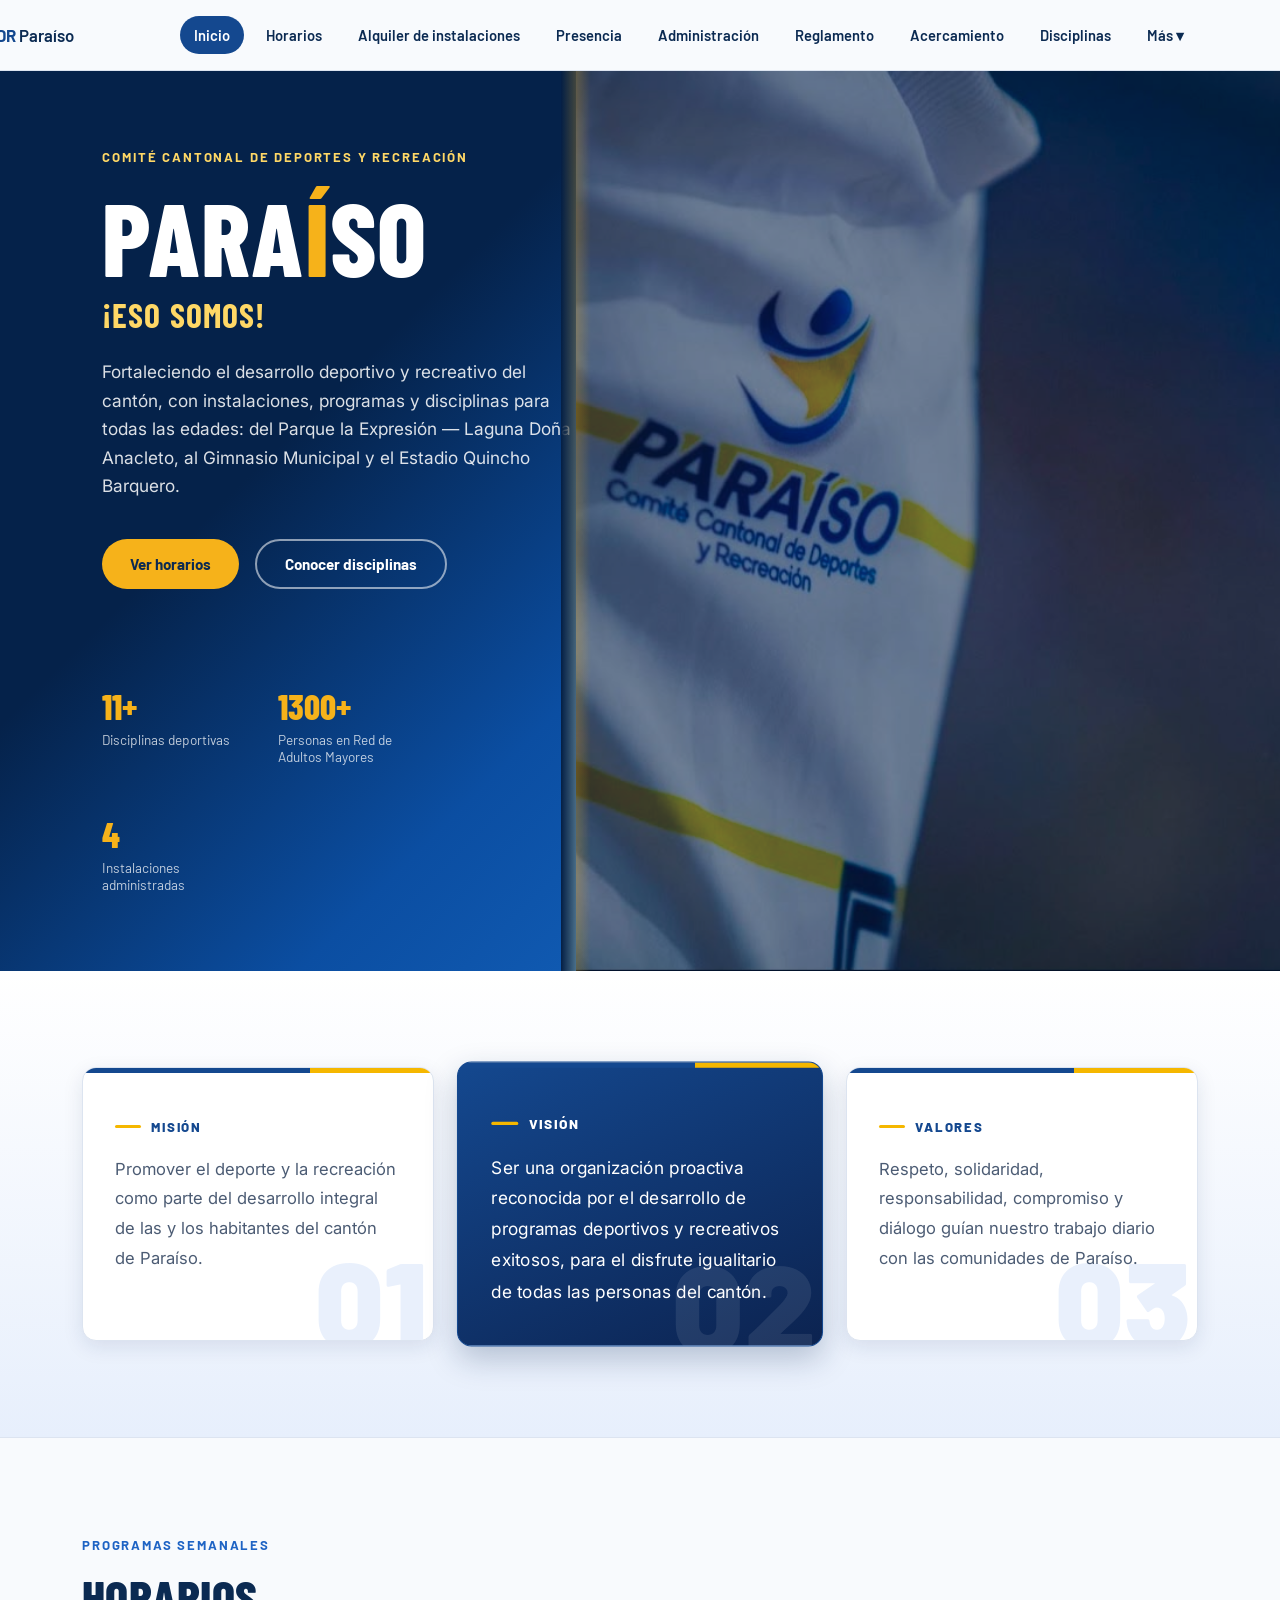
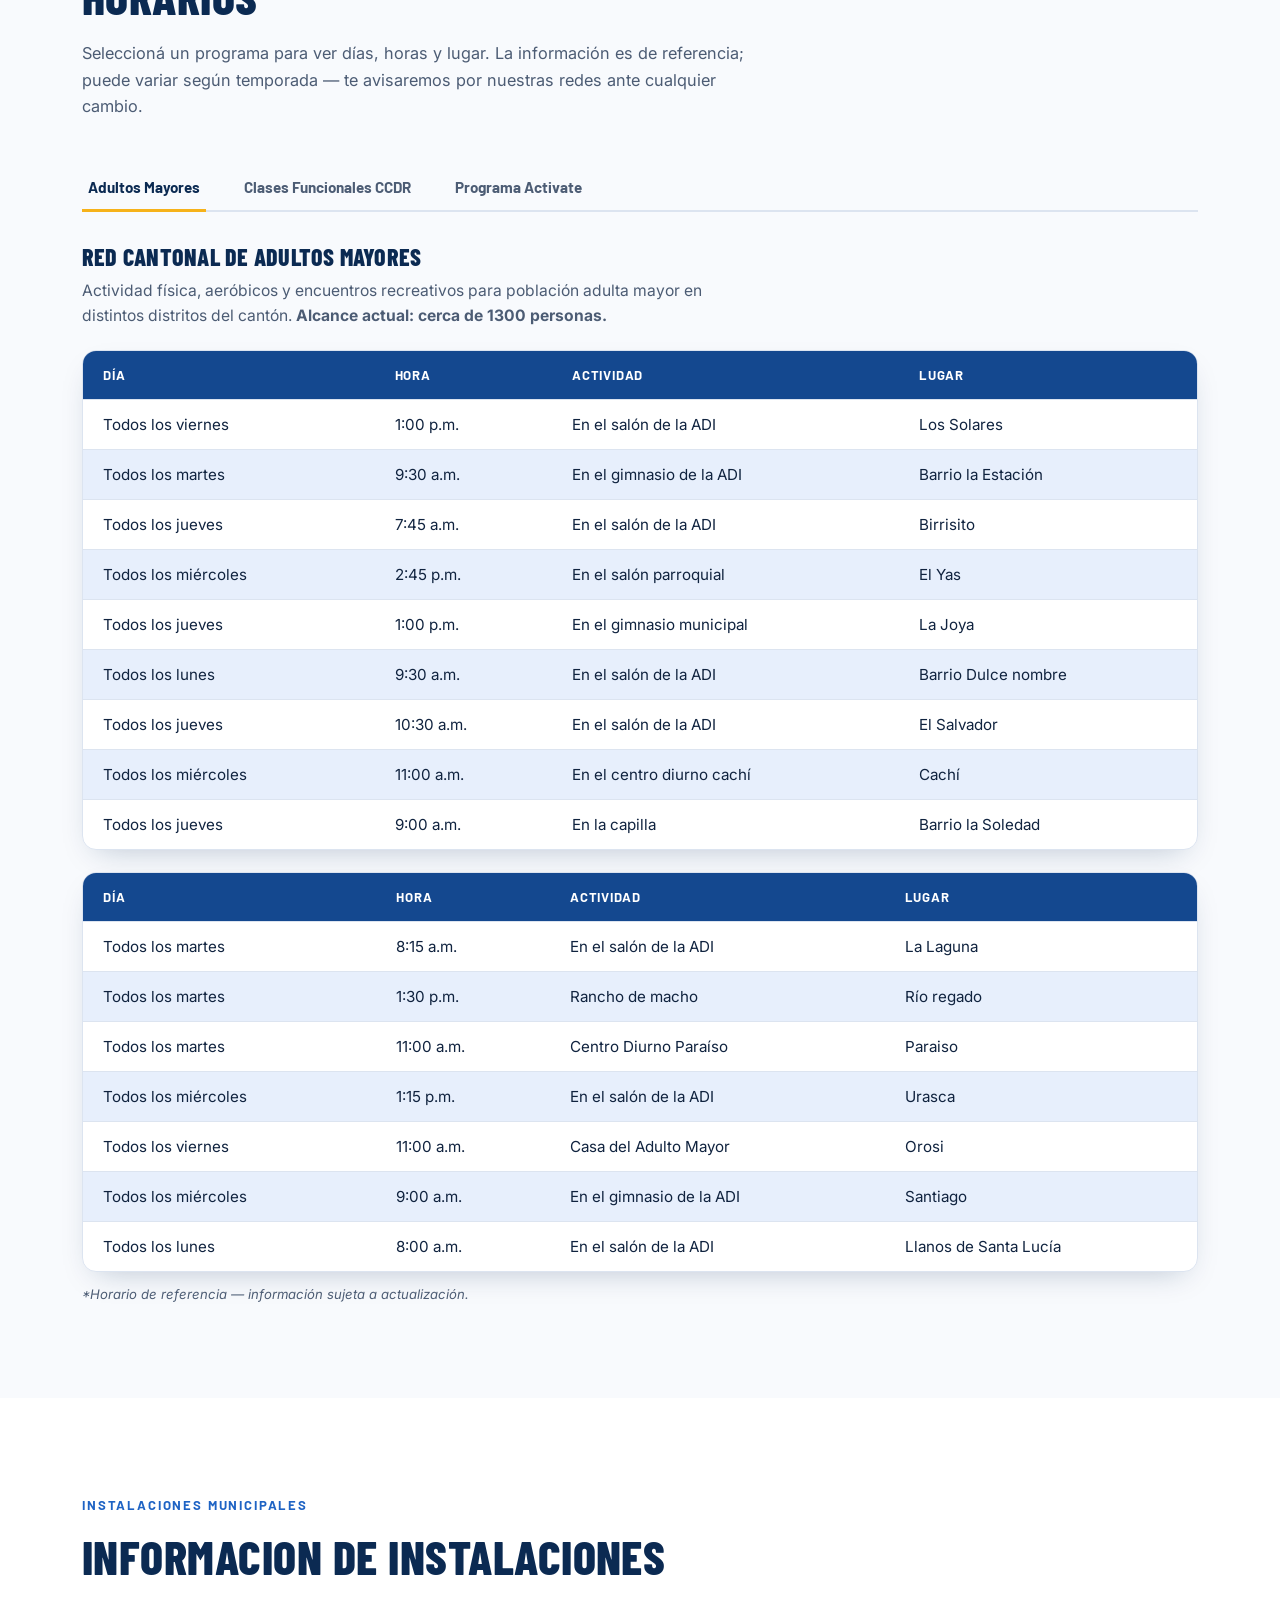
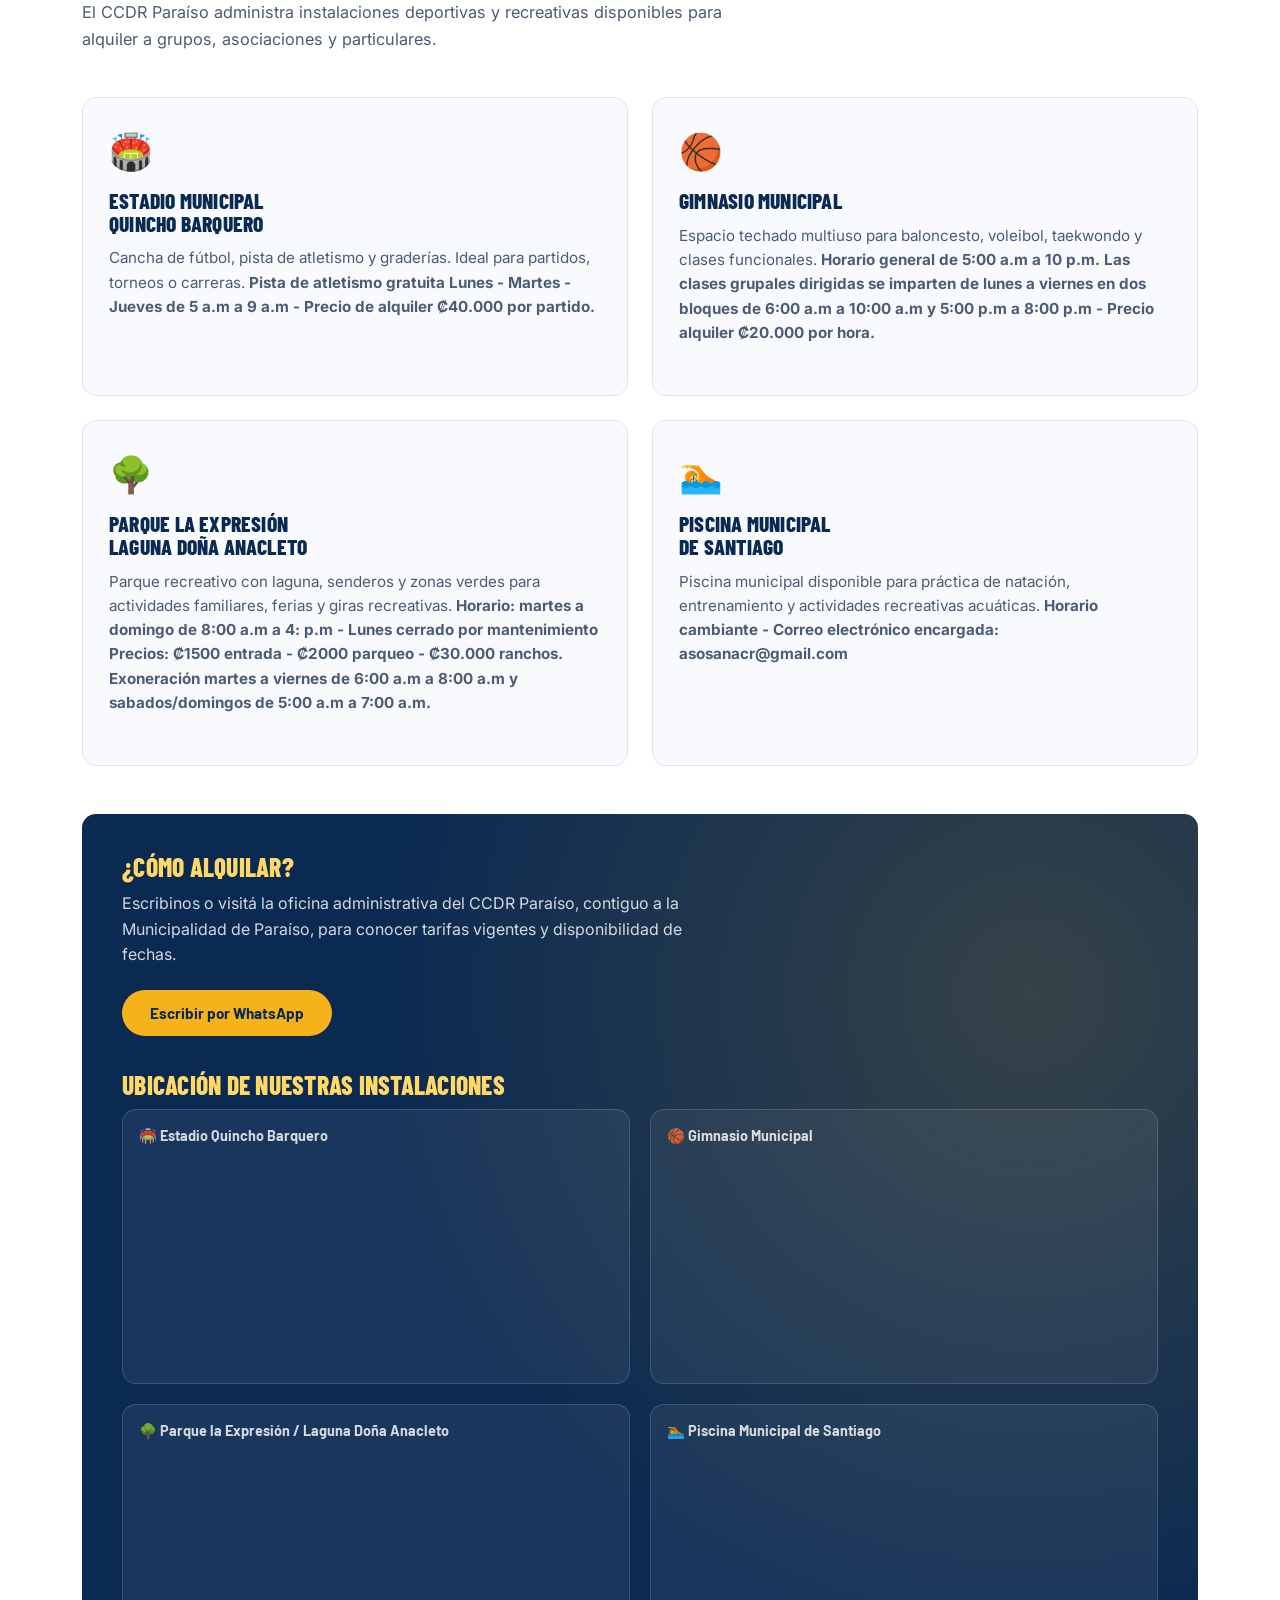
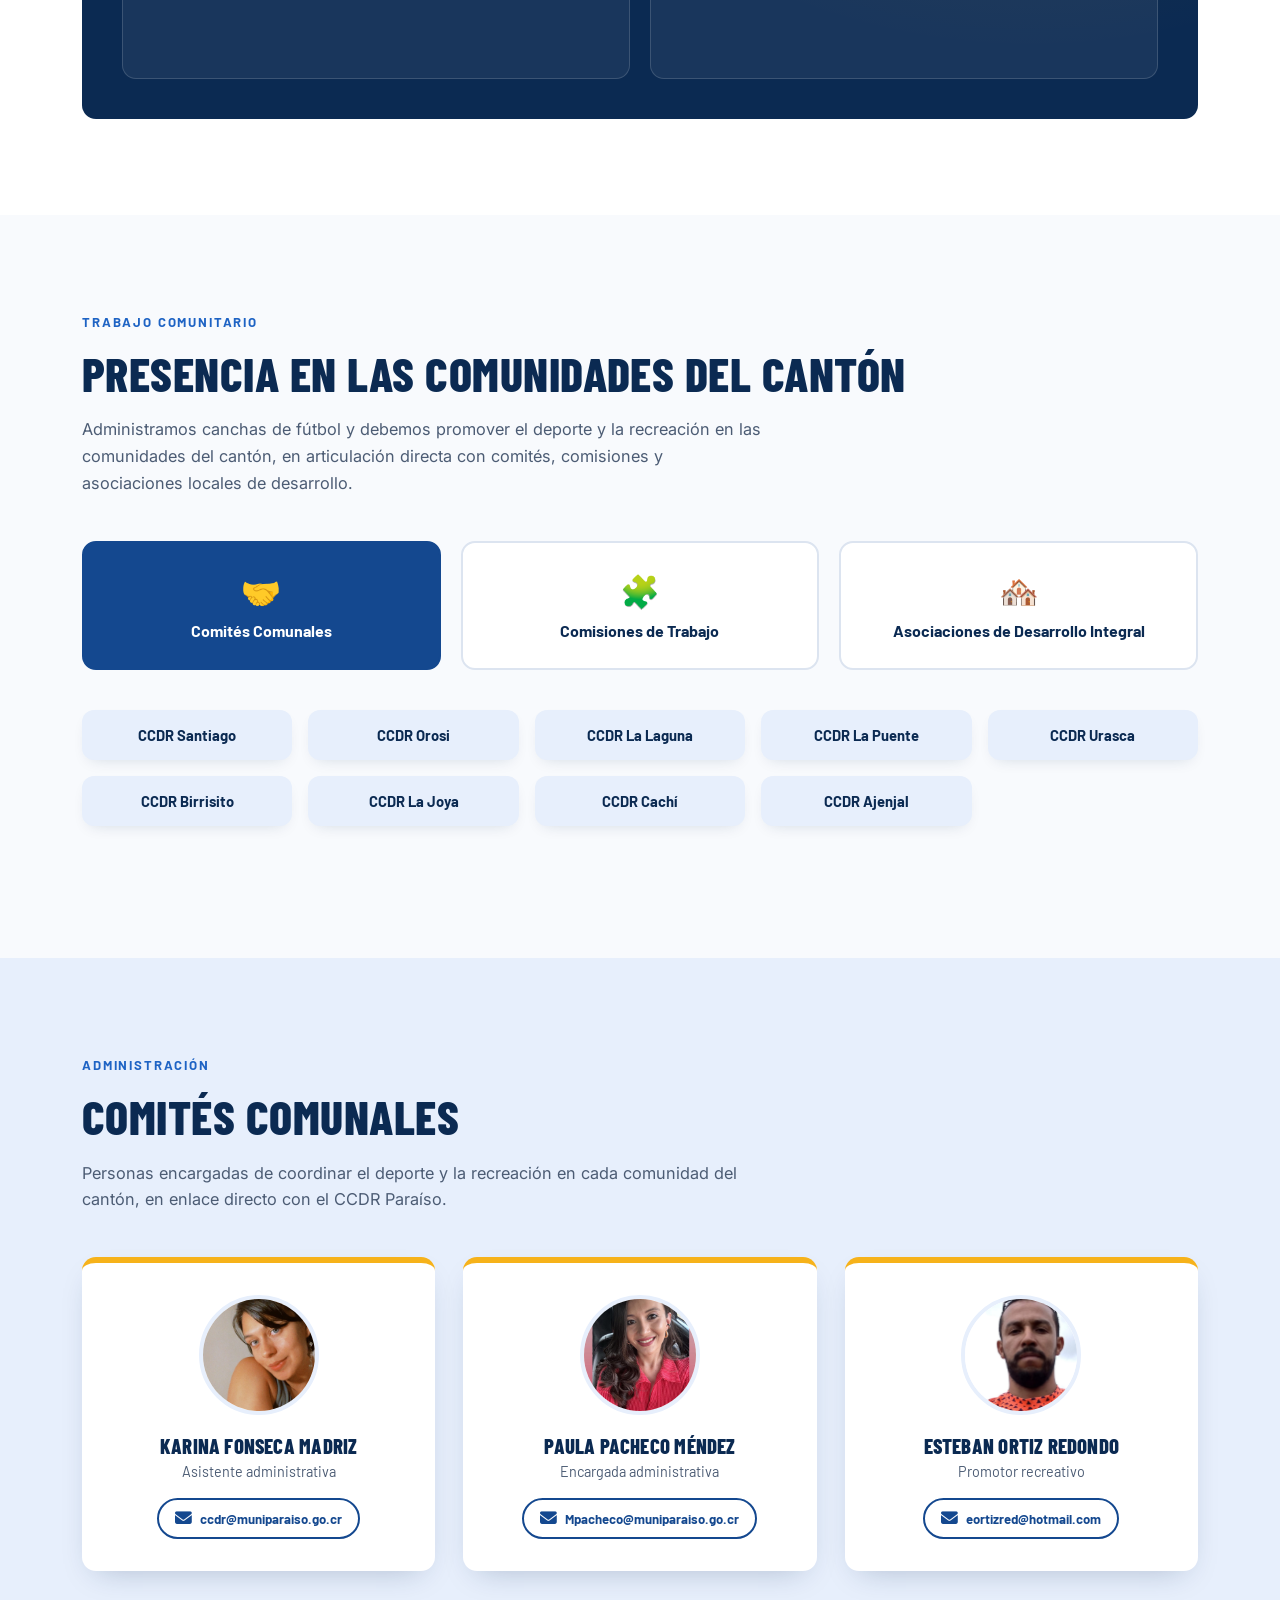
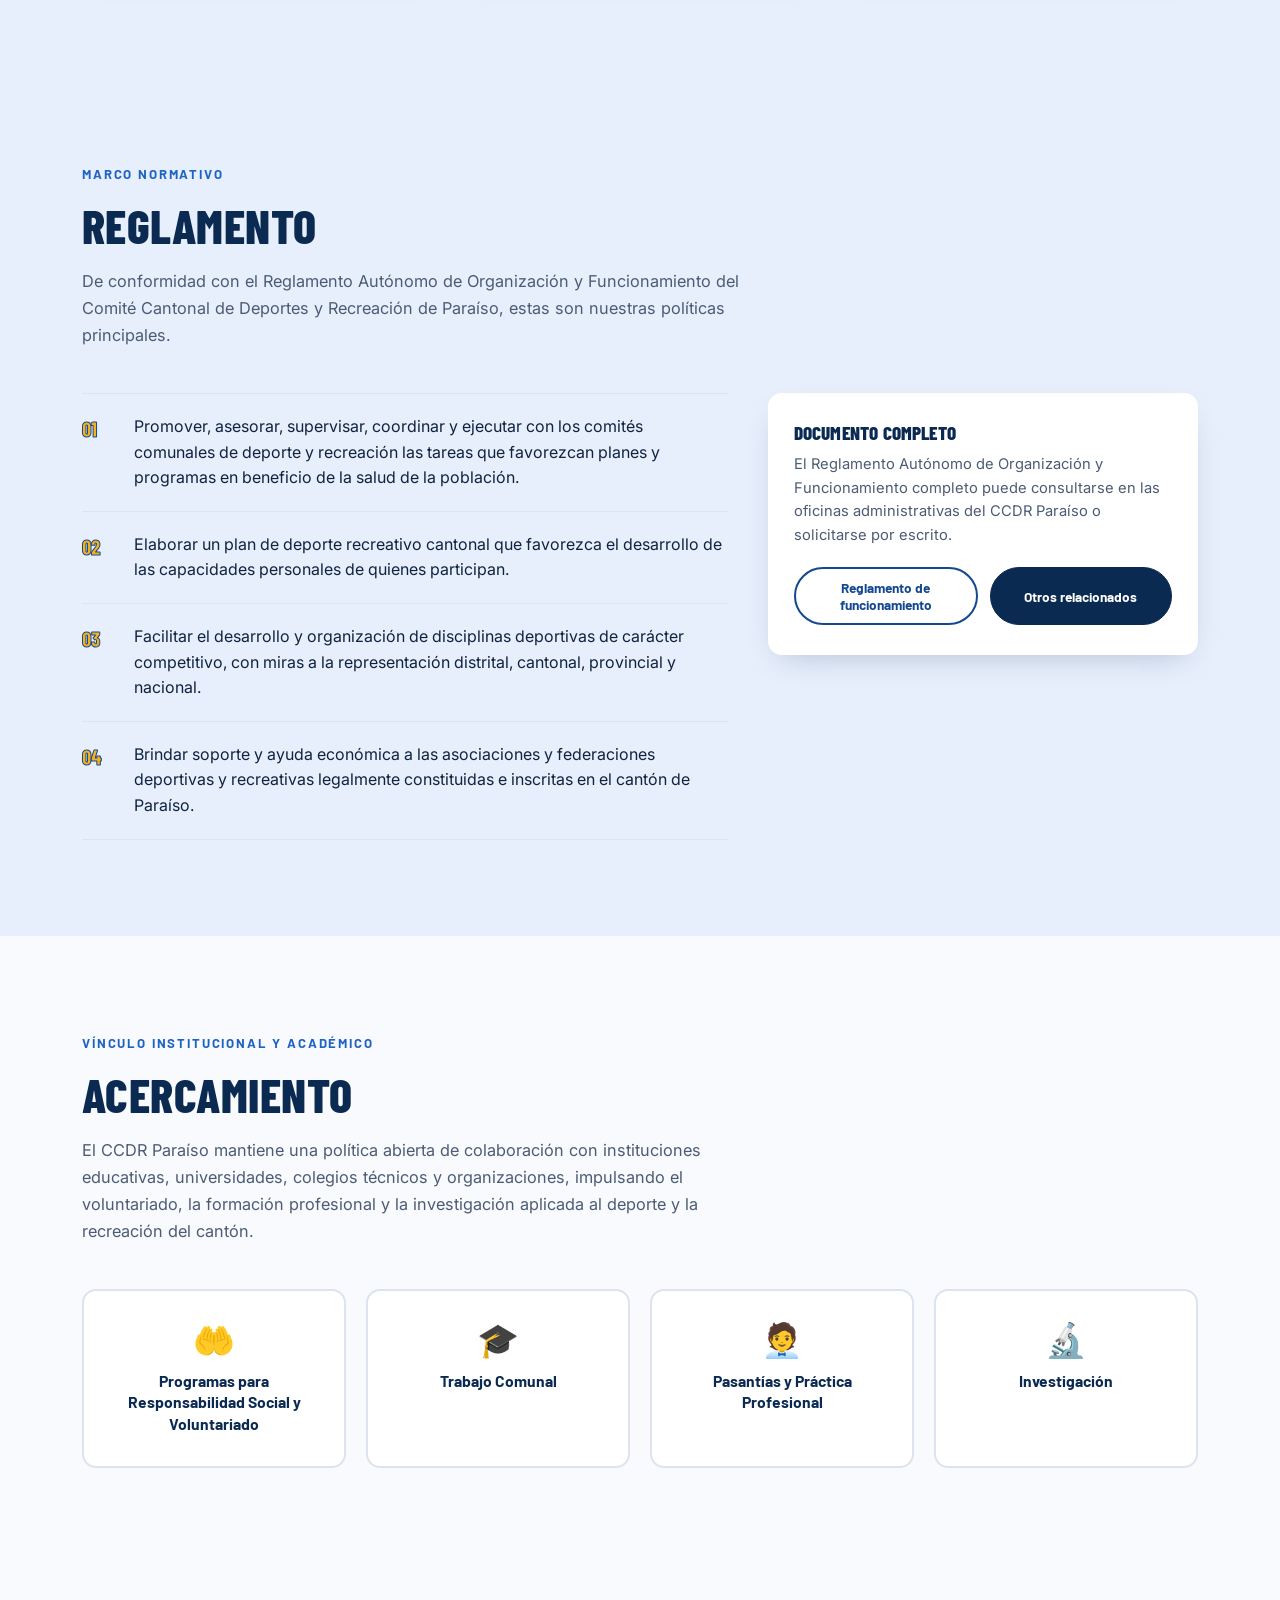
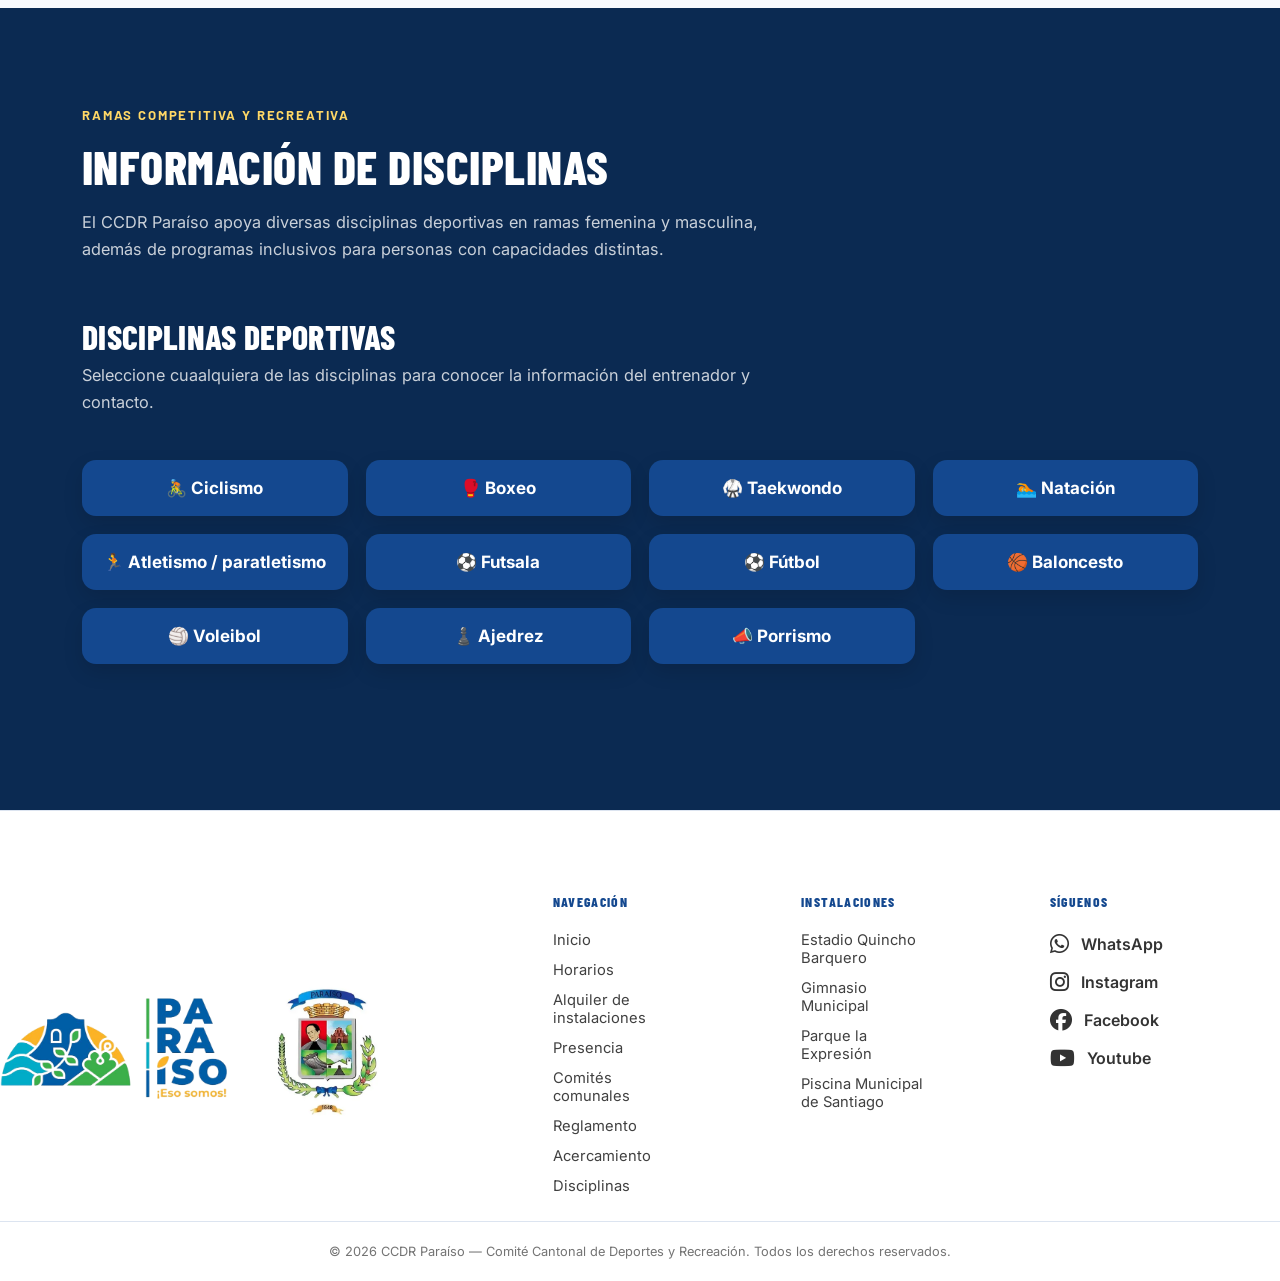
<file: index.html>
<!DOCTYPE html>
<html lang="es">
<head>
<meta charset="UTF-8">
<meta name="viewport" content="width=device-width, initial-scale=1.0">
<title>CCDR Paraíso — Comité Cantonal de Deportes y Recreación</title>
<meta name="description" content="Comité Cantonal de Deportes y Recreación de Paraíso. Horarios, disciplinas, alquiler de instalaciones y reglamento.">
<link rel="icon" href="./Img/Logos/Logo Paraiso.webp">
<link rel="preconnect" href="https://fonts.googleapis.com">
<link rel="preconnect" href="https://fonts.gstatic.com" crossorigin>
<link href="https://fonts.googleapis.com/css2?family=Barlow+Condensed:wght@600;700;800&family=Inter:wght@400;500;600;700&family=Barlow:wght@500;600;700&display=swap" rel="stylesheet">
<link rel="stylesheet" href="https://cdnjs.cloudflare.com/ajax/libs/font-awesome/6.5.1/css/all.min.css">
<link rel="stylesheet" href="./Inicio.css">
<link rel="stylesheet"
href="https://cdnjs.cloudflare.com/ajax/libs/font-awesome/6.7.2/css/all.min.css">

</head>
<body>
<!-- ================= LANE-LINE PROGRESS BAR ================= -->
<div class="scroll-progress" id="scrollProgress"></div>
<!-- ================= NAV ================= -->
<header class="site-header" id="siteHeader">
<div class="header-inner">
<a href="#inicio" class="brand">
<img src="./Img/Logos/Logo Paraiso.webp" alt="Logo CCDR Paraíso" class="brand-logo">
<span class="brand-text">
<strong>CCDR</strong> Paraíso
</span>
</a>
<nav class="main-nav" aria-label="Navegación principal">
<a href="#inicio">Inicio</a>
<a href="#horarios">Horarios</a>
<a href="#alquiler">Alquiler de instalaciones</a>
<a href="#presencia">Presencia</a>
<a href="#comites">Administración</a>
<a href="#reglamento">Reglamento</a>
<a href="#acercamiento">Acercamiento</a>
<a href="#disciplinas">Disciplinas</a>
<div class="dropdown">
  <a href="#">Más ▾</a>

  <div class="dropdown-menu">
  <a href="https://www.sicop.go.cr/app/" target="_blank">SICOP</a>
  <a href="https://drive.google.com/drive/folders/1I4lIc_lv8RED8OwUOmOfnehUJELwdpIT?usp=sharing" target="_blank">Actas CCDR Paraíso</a>
  <a href="https://www.youtube.com/@Para%C3%ADsoCCDR" target="_blank">Transmisiones en vivo</a>
</div>
</div>
</div>
</nav>
<button class="nav-toggle" id="navToggle" aria-label="Abrir menú" aria-expanded="false" aria-controls="mobileNav">
<span></span><span></span><span></span>
</button>
</div>
<nav class="mobile-nav" id="mobileNav" aria-label="Navegación móvil" hidden>
<a href="#inicio">Inicio</a>
<a href="#horarios">Horarios</a>
<a href="#alquiler">Alquiler de instalaciones</a>
<a href="#presencia">Presencia</a>
<a href="#comites">Administración</a>
<a href="#reglamento">Reglamento</a>
<a href="#acercamiento">Acercamiento</a>
<a href="#disciplinas">Disciplinas</a>
<a href="https://www.sicop.go.cr/app/" target="_blank">SICOP</a>
<a href="https://drive.google.com/drive/folders/1I4lIc_lv8RED8OwUOmOfnehUJELwdpIT?usp=sharing" target="_blank">Actas CCDR Paraíso</a>
<a href="https://www.youtube.com/@Para%C3%ADsoCCDR" target="_blank">Transmisiones en vivo</a>
</nav>
</header>
<main>
<!-- ================= HERO / INICIO ================= -->
<section id="inicio" class="hero">

  <div class="slider">
    <img src="./Img/imagen 1.jpg" class="slide active">
    <img src="./Img/imagen 2.jpg" class="slide">
    <img src="./Img/imagen 3.jpg" class="slide">
    <img src="./Img/imagen 4.jpg" class="slide">
    <img src="./Img/imagen 5.jpg" class="slide">
    <img src="./Img/imagen 6.jpg" class="slide">
    

  </div>
  <div class="hero-divider"></div>

  <div class="hero-inner">
   <p class="eyebrow">Comité Cantonal de Deportes y Recreación</p>
<h1 class="hero-title">PARA<span class="hero-accent">Í</span>SO<br><span class="hero-sub">¡Eso somos!</span></h1>
<p class="hero-lede">Fortaleciendo el desarrollo deportivo y recreativo del cantón, con instalaciones,
     programas y disciplinas para todas las edades: del Parque la Expresión — Laguna Doña Anacleto,
     al Gimnasio Municipal y el Estadio Quincho Barquero.</p>
<div class="hero-actions">
<a href="#horarios" class="btn btn-primary">Ver horarios</a>
<a href="#disciplinas" class="btn btn-outline">Conocer disciplinas</a>
</div>
<div class="hero-stats">
<div class="stat">
<span class="stat-num">11+</span>
<span class="stat-label">Disciplinas deportivas</span>
</div>
<div class="stat">
<span class="stat-num">1300+</span>
<span class="stat-label">Personas en Red de Adultos Mayores</span>
</div>
<div class="stat">
<span class="stat-num">4</span>
<span class="stat-label">Instalaciones administradas</span>
</div>
  </div>

</section>
<!-- ================= INTRO / MISIÓN VISIÓN ================= -->
<section class="intro-band">
<div class="section-inner intro-grid">
<div class="intro-card">
<span class="tag">Misión</span>
<p>Promover el deporte y la recreación como parte del desarrollo integral de las y los habitantes
       del cantón de Paraíso.</p>
</div>
<div class="intro-card">
<span class="tag">Visión</span>
<p>Ser una organización proactiva reconocida por el desarrollo de programas deportivos y
       recreativos exitosos, para el disfrute igualitario de todas las personas del cantón.</p>
</div>
<div class="intro-card">
<span class="tag">Valores</span>
<p>Respeto, solidaridad, responsabilidad, compromiso y diálogo guían nuestro trabajo diario
       con las comunidades de Paraíso.</p>
</div>
</div>
</section>
<!-- ================= HORARIOS ================= -->
<section id="horarios" class="section horarios-section">
<div class="section-inner">
<p class="eyebrow eyebrow-dark">Programas semanales</p>
<h2 class="section-title">Horarios</h2>
<p class="section-lede">Seleccioná un programa para ver días, horas y lugar. La información es de
     referencia; puede variar según temporada — te avisaremos por nuestras redes ante cualquier cambio.</p>
<div class="tabs" role="tablist" aria-label="Programas de horarios">
<button class="tab-btn is-active" role="tab" aria-selected="true" data-tab="adultos">Adultos Mayores</button>
<button class="tab-btn" role="tab" aria-selected="false" data-tab="funcionales">Clases Funcionales CCDR</button>
<button class="tab-btn" role="tab" aria-selected="false" data-tab="activate">Programa Activate</button>
</div>
<div class="tab-panels">
<!-- Adultos Mayores -->
<div class="tab-panel is-active" id="panel-adultos" role="tabpanel">
<div class="panel-head">
<h3>Red Cantonal de Adultos Mayores</h3>
<p>Actividad física, aeróbicos y encuentros recreativos para población adulta mayor en distintos
           distritos del cantón. <strong>Alcance actual: cerca de 1300 personas.</strong></p>
</div>
<div class="table-wrap">
<table class="schedule-table">
<thead>
<tr><th>Día</th><th>Hora</th><th>Actividad</th><th>Lugar</th></tr>
</thead>
<tbody>
<tr><td>Todos los viernes</td><td>1:00 p.m.</td><td>En el salón de la ADI</td><td>Los Solares</td></tr>
<tr><td>Todos los martes</td><td>9:30 a.m.</td><td>En el gimnasio de la ADI</td><td>Barrio la Estación</td></tr>
<tr><td>Todos los jueves</td><td>7:45 a.m.</td><td>En el salón de la ADI</td><td>Birrisito</td></tr>
<tr><td>Todos los miércoles</td><td>2:45 p.m.</td><td>En el salón parroquial</td><td>El Yas</td></tr>
<tr><td>Todos los jueves</td><td>1:00 p.m.</td><td>En el gimnasio municipal</td><td>La Joya</td></tr>
<tr><td>Todos los lunes</td><td>9:30 a.m.</td><td>En el salón de la ADI</td><td>Barrio Dulce nombre</td></tr>
<tr><td>Todos los jueves</td><td>10:30 a.m.</td><td>En el salón de la ADI</td><td>El Salvador</td></tr>
<tr><td>Todos los miércoles</td><td>11:00 a.m.</td><td>En el centro diurno cachí</td><td>Cachí</td></tr>
<tr><td>Todos los jueves</td><td>9:00 a.m.</td><td>En la capilla</td><td>Barrio la Soledad</td></tr>

</tbody>
</table>
</div>
</div>
<!-- Adultos Mayores 2 -->
<div class="tab-panel is-active" id="panel-adultos" role="tabpanel">
<div class="panel-head">
</div>
<div class="table-wrap">
<table class="schedule-table">
<thead>
<tr><th>Día</th><th>Hora</th><th>Actividad</th><th>Lugar</th></tr>
</thead>
<tbody>
<tr><td>Todos los martes</td><td>8:15 a.m.</td><td>En el salón de la ADI</td><td>La Laguna</td></tr>
<tr><td>Todos los martes</td><td>1:30 p.m.</td><td>Rancho de macho</td><td>Río regado</td></tr>
<tr><td>Todos los martes</td><td>11:00 a.m.</td><td>Centro Diurno Paraíso</td><td>Paraiso</td></tr>
<tr><td>Todos los miércoles</td><td>1:15 p.m.</td><td>En el salón de la ADI</td><td>Urasca</td></tr>
<tr><td>Todos los viernes</td><td>11:00 a.m.</td><td>Casa del Adulto Mayor</td><td>Orosi</td></tr>
<tr><td>Todos los miércoles</td><td>9:00 a.m.</td><td>En el gimnasio de la ADI</td><td>Santiago</td></tr>
<tr><td>Todos los lunes</td><td>8:00 a.m.</td><td>En el salón de la ADI</td><td>Llanos de Santa Lucía</td></tr>

</tbody>
</table>
</div>
<p class="panel-note">*Horario de referencia — información sujeta a actualización.</p>
</div>
<!-- Clases Funcionales -->
<div class="tab-panel" id="panel-funcionales" role="tabpanel" hidden>
<div class="panel-head">
<h3>Clases Funcionales CCDR Paraíso</h3>
<p>Entrenamiento funcional para población general, orientado al disfrute, goce y salud, sin fines
           competitivos.</p>
</div>
<div class="table-wrap">
<table class="schedule-table">
<thead>
<tr><th>Día</th><th>Hora</th><th>Actividad</th><th>Lugar</th></tr>
</thead>
<tbody>
<tr><td>Todos los jueves</td><td>5:00 p.m.</td><td>En el salón de la ADI</td><td>El Yas</td></tr>
<tr><td>Todos los martes</td><td>6:00 p.m.</td><td>En el gimnasio</td><td>La Estación</td></tr>
<tr><td>Todos los Jueves</td><td>6:00 p.m.</td><td>En el salón continuo a la escuela</td><td>La Alegría</td></tr>
<tr><td>Todos los martes</td><td>5:00 p.m.</td><td>En el salón de la ADI</td><td>La Laguna</td></tr>
<tr><td>Todos los martes</td><td>3:00 p.m.</td><td>Gimnasio de la Joya</td><td>La Joya</td></tr>
</tbody>
</table>
</div>
<p class="panel-note">*Horario de referencia — información sujeta a actualización.</p>
</div>
<!-- Programa Activate -->
<div class="tab-panel" id="panel-activate" role="tabpanel" hidden>
<div class="panel-head">
<h3>Programa "Activate" – ICODER</h3>
<p>Programa aprobado por el ICODER que permite al CCDR Paraíso atender las necesidades
           de la población en deporte, recreación y estilos de vida saludable.</p>
</div>
<div class="table-wrap">
<table class="schedule-table">
<thead>
<tr><th>Día</th><th>Hora</th><th>Actividad</th><th>Lugar</th></tr>
</thead>
<tbody>
<tr><td>Lunes - Miércoles - Viernes</td><td>4:45 p.m.</td><td>En el salón de la ADI</td><td>Birrisito</td></tr>
<tr><td>Lunes - Miércoles - Viernes</td><td>6:00 p.m.</td><td>En el salón de la ADI</td><td>Orosi</td></tr>
<tr><td>Lunes - Miércoles - Viernes</td><td>4:45 p.m</td><td>En el Gimnasio</td><td>Santiago</td></tr>
<tr><td>Lunes - Miércoles - Viernes</td><td>6:00 p.m</td><td>En el salón de Robles</td><td>Cachí</td></tr>
<tr><td>Lunes - Miércoles - Viernes</td><td>7:00 p.m</td><td>En el salón de la ADI</td><td>Río Regado</td></tr>
<tr><td>Lunes - Miércoles - Viernes</td><td>7:00 p.m</td><td>En el salón parroquial</td><td>La puente</td></tr>
<tr><td>Lunes - Miércoles - Viernes</td><td>7:00 a.m</td><td>Laguna Doña Ana (Lunes en el estadio)</td><td>Paraiso</td></tr>
<tr><td>Todos los martes</td><td>7:15 a.m.</td><td>En el salón de la ADI</td><td>La Laguna</td></tr>
</tbody>
</table>
</div>
<p class="panel-note">*Horario de referencia — información sujeta a actualización.</p>
</div>
</div>
</div>
</section>
<!-- ================= ALQUILER DE INSTALACIONES ================= -->
<section id="alquiler" class="section alquiler-section">
<div class="section-inner">
<p class="eyebrow eyebrow-dark">Instalaciones municipales</p>
<h2 class="section-title">Informacion de instalaciones</h2>
<p class="section-lede">El CCDR Paraíso administra instalaciones deportivas y recreativas
     disponibles para alquiler a grupos, asociaciones y particulares.</p>
<div class="facility-grid">
<article class="facility-card">
<div class="facility-icon" aria-hidden="true">🏟️</div>
<h3>Estadio Municipal<br>Quincho Barquero</h3>
<p>Cancha de fútbol, pista de atletismo y graderías. Ideal para partidos, torneos o carreras. <strong>Pista de atletismo gratuita Lunes - Martes - Jueves de 5 a.m a 9 a.m - Precio de alquiler ₡40.000 por partido.</strong> </p>
</article>
<article class="facility-card">
<div class="facility-icon" aria-hidden="true">🏀</div>
<h3>Gimnasio Municipal</h3>
<p>Espacio techado multiuso para baloncesto, voleibol, taekwondo y clases funcionales.
         <strong>Horario general de 5:00 a.m a 10 p.m. Las clases grupales dirigidas se imparten de lunes a viernes en dos bloques de 6:00 a.m a 10:00 a.m y 5:00 p.m a 8:00 p.m - Precio alquiler ₡20.000 por hora.</strong></p>
</article>
<article class="facility-card">
<div class="facility-icon" aria-hidden="true">🌳</div>
<h3>Parque la Expresión<br>Laguna Doña Anacleto</h3>
<p>Parque recreativo con laguna, senderos y zonas verdes para actividades familiares, ferias
         y giras recreativas. <strong>Horario: martes a domingo de 8:00 a.m a 4: p.m - Lunes cerrado por mantenimiento Precios: ₡1500 entrada -  ₡2000 parqueo -  ₡30.000 ranchos. Exoneración martes a viernes de 6:00 a.m a 8:00 a.m y sabados/domingos de 5:00 a.m a 7:00 a.m.  </strong></p>
</article>
<article class="facility-card">
<div class="facility-icon" aria-hidden="true">🏊</div>
<h3>Piscina Municipal<br>de Santiago</h3>
<p>Piscina municipal disponible para práctica de natación, entrenamiento y actividades
         recreativas acuáticas. <strong> Horario cambiante - Correo electrónico encargada: asosanacr@gmail.com</strong></p>
</article>
</div>
<div class="callout" id="contacto">
<h3>¿Cómo alquilar?</h3>
<p>Escribinos o visitá la oficina administrativa del CCDR Paraíso, contiguo a la Municipalidad
       de Paraíso, para conocer tarifas vigentes y disponibilidad de fechas.</p>
<div class="callout-actions">
<a href="https://wa.me/50683479720" target="_blank" rel="noopener" class="btn btn-primary">Escribir por WhatsApp</a>
</div>

<h3 class="mapa-title">Ubicación de nuestras instalaciones</h3>
<div class="mapa-grid">
<div class="mapa-item">
<p class="mapa-label">🏟️ Estadio Quincho Barquero</p>
<iframe class="mapa-frame" src="https://www.google.com/maps?q=Estadio+Quincho+Barquero+Paraiso+Cartago&output=embed" loading="lazy" referrerpolicy="no-referrer-when-downgrade"></iframe>
</div>
<div class="mapa-item">
<p class="mapa-label">🏀 Gimnasio Municipal</p>
<iframe class="mapa-frame" src="https://www.google.com/maps?q=Gimnasio+Municipal+de+Paraiso+Cartago&output=embed" loading="lazy" referrerpolicy="no-referrer-when-downgrade"></iframe>
</div>
<div class="mapa-item">
<p class="mapa-label">🌳 Parque la Expresión / Laguna Doña Anacleto</p>
<iframe class="mapa-frame" src="https://www.google.com/maps?q=Parque+la+Expresion+Laguna+Doña+Anacleto+Paraiso+Cartago&output=embed" loading="lazy" referrerpolicy="no-referrer-when-downgrade"></iframe>
</div>
<div class="mapa-item">
<p class="mapa-label">🏊 Piscina Municipal de Santiago</p>
<iframe class="mapa-frame" src="https://www.google.com/maps?q=Acuasol+Piscina+Santiago+Paraiso+Cartago&output=embed" loading="lazy" referrerpolicy="no-referrer-when-downgrade"></iframe>
</div>
</div>
</div>
</div>
</section>
<!-- ================= PRESENCIA EN LAS COMUNIDADES ================= -->
<section id="presencia" class="section presencia-section">
<div class="section-inner">
<p class="eyebrow eyebrow-dark">Trabajo comunitario</p>
<h2 class="section-title">Presencia en las comunidades del cantón</h2>
<p class="section-lede">Administramos canchas de fútbol y debemos promover el deporte y la
    recreación en las comunidades del cantón, en articulación directa con comités, comisiones
    y asociaciones locales de desarrollo.</p>

<div class="presencia-categorias">
<button class="categoria-btn is-active" data-categoria="comites">
<span class="categoria-icon">🤝</span>
<span class="categoria-nombre">Comités Comunales</span>
</button>
<button class="categoria-btn" data-categoria="comisiones">
<span class="categoria-icon">🧩</span>
<span class="categoria-nombre">Comisiones de Trabajo</span>
</button>
<button class="categoria-btn" data-categoria="adi">
<span class="categoria-icon">🏘️</span>
<span class="categoria-nombre">Asociaciones de Desarrollo Integral</span>
</button>
</div>

<div class="presencia-comunidades" id="presencia-comunidades"></div>

<div id="info-comunidad" class="comunidad-info"></div>
</div>
</section>


<!-- ================= COMITÉS COMUNALES ================= -->
<section id="comites" class="section comites-section">
<div class="section-inner">
<p class="eyebrow eyebrow-dark">Administración</p>
<h2 class="section-title">Comités Comunales</h2>
<p class="section-lede">Personas encargadas de coordinar el deporte y la recreación en cada
    comunidad del cantón, en enlace directo con el CCDR Paraíso.</p>
<div class="comite-grid">
<article class="comite-card">
<div class="comite-foto">
<img src="./Img/Karina.jpg" alt="Karina Fonseca Madriz">
</div>
<h3 class="comite-nombre">Karina Fonseca Madriz</h3>
<p class="comite-cargo">Asistente administrativa</p>
<a href="https://mail.google.com/mail/?view=cm&fs=1&to=ccdr@muniparaiso.go.cr" target="_blank" rel="noopener" class="comite-contacto">
<i class="fa-solid fa-envelope"></i> ccdr@muniparaiso.go.cr
</a>
</article>
<article class="comite-card">
<div class="comite-foto">
<img src="./Img/Paula.jpg" alt="Paula Pacheco Méndez">
</div>
<h3 class="comite-nombre">Paula Pacheco Méndez</h3>
<p class="comite-cargo">Encargada administrativa</p>
<a href="https://mail.google.com/mail/?view=cm&fs=1&to=Mpacheco@muniparaiso.go.cr" target="_blank" rel="noopener" class="comite-contacto">
<i class="fa-solid fa-envelope"></i> Mpacheco@muniparaiso.go.cr
</a>
</article>
<article class="comite-card">
<div class="comite-foto">
<img src="./Img/Esteban.jpg" alt="Esteban Ortiz Redondo">
</div>
<h3 class="comite-nombre">Esteban Ortiz Redondo</h3>
<p class="comite-cargo">Promotor recreativo</p>
<a href="https://mail.google.com/mail/?view=cm&fs=1&to=eortizred@hotmail.com" target="_blank" rel="noopener" class="comite-contacto">
<i class="fa-solid fa-envelope"></i> eortizred@hotmail.com
</a>
</article>
</div>
</div>
</section>


<!-- ================= REGLAMENTO ================= -->
<section id="reglamento" class="section reglamento-section">
<div class="section-inner">
<p class="eyebrow eyebrow-dark">Marco normativo</p>
<h2 class="section-title">Reglamento</h2>
<p class="section-lede">De conformidad con el Reglamento Autónomo de Organización y Funcionamiento
     del Comité Cantonal de Deportes y Recreación de Paraíso, estas son nuestras políticas principales.</p>
<div class="reglamento-grid">
<ol class="reglamento-list">
<li>Promover, asesorar, supervisar, coordinar y ejecutar con los comités comunales de deporte
         y recreación las tareas que favorezcan planes y programas en beneficio de la salud de la
         población.</li>
<li>Elaborar un plan de deporte recreativo cantonal que favorezca el desarrollo de las
         capacidades personales de quienes participan.</li>
<li>Facilitar el desarrollo y organización de disciplinas deportivas de carácter competitivo,
         con miras a la representación distrital, cantonal, provincial y nacional.</li>
<li>Brindar soporte y ayuda económica a las asociaciones y federaciones deportivas y
         recreativas legalmente constituidas e inscritas en el cantón de Paraíso.</li>
</ol>
<aside class="reglamento-note">
<h4>Documento completo</h4>
<p>El Reglamento Autónomo de Organización y Funcionamiento completo puede consultarse en las
         oficinas administrativas del CCDR Paraíso o solicitarse por escrito.</p>
<div class="reglamento-actions">

  <a href="https://sinalevi.go.cr/ResultadosNormativa/Informacion?param1=106337&param2=149793&param3=1&param4="
     target="_blank"
     rel="noopener"
     class="btn btn-outline-dark btn-sm">
     Reglamento de funcionamiento
  </a>

  <a href="https://drive.google.com/drive/folders/1agfVCV6wkY5RpPleWVnHZF2KEC5XntRJ?usp=sharing"
     target="_blank"
     rel="noopener"
     class="btn btn-primary-dark btn-sm">
     Otros relacionados
  </a>

</div>
</aside>
</div>
</div>
</section>
<!-- ================= ACERCAMIENTO ================= -->
<section id="acercamiento" class="section acercamiento-section">
<div class="section-inner">
<p class="eyebrow eyebrow-dark">Vínculo institucional y académico</p>
<h2 class="section-title">Acercamiento</h2>
<p class="section-lede">
  El CCDR Paraíso mantiene una política abierta de colaboración con instituciones educativas,
  universidades, colegios técnicos y organizaciones, impulsando el voluntariado, la formación
  profesional y la investigación aplicada al deporte y la recreación del cantón.
</p>

<div class="acercamiento-grid">
<button class="acercamiento-chip" data-acercamiento="rsv">
  <span class="acercamiento-chip-icon">🤲</span>
  <span class="acercamiento-chip-texto">Programas para Responsabilidad Social y Voluntariado</span>
</button>
<button class="acercamiento-chip" data-acercamiento="comunal">
  <span class="acercamiento-chip-icon">🎓</span>
  <span class="acercamiento-chip-texto">Trabajo Comunal</span>
</button>
<button class="acercamiento-chip" data-acercamiento="pasantias">
  <span class="acercamiento-chip-icon">🧑‍💼</span>
  <span class="acercamiento-chip-texto">Pasantías y Práctica Profesional</span>
</button>
<button class="acercamiento-chip" data-acercamiento="investigacion">
  <span class="acercamiento-chip-icon">🔬</span>
  <span class="acercamiento-chip-texto">Investigación</span>
</button>
</div>

<div id="info-acercamiento" class="acercamiento-info"></div>
</div>
</section>
<!-- ================= DISCIPLINAS ================= -->
<section id="disciplinas" class="section disciplinas-section">
<div class="section-inner">
<p class="eyebrow eyebrow-dark">Ramas competitiva y recreativa</p>
<h2 class="section-title">Información de disciplinas</h2>
<p class="section-lede">
           El CCDR Paraíso apoya diversas disciplinas deportivas en ramas femenina y masculina,
           además de programas inclusivos para personas con capacidades distintas.
</p>

<h3 class="disciplinas-subtitle">Disciplinas Deportivas</h3>
<p class="section-lede">
           Seleccione cuaalquiera de las disciplinas para conocer la información del entrenador y contacto.
</p>

<div class="discipline-grid">
<button class="discipline-chip" data-disciplina="ciclismo">🚴 Ciclismo</button>
<button class="discipline-chip" data-disciplina="boxeo">🥊 Boxeo</button>
<button class="discipline-chip" data-disciplina="taekwondo">🥋 Taekwondo</button>
<button class="discipline-chip" data-disciplina="natacion">🏊 Natación</button>
<button class="discipline-chip" data-disciplina="atletismo">🏃 Atletismo / paratletismo</button>
<button class="discipline-chip" data-disciplina="futsala">⚽ Futsala</button>
<button class="discipline-chip" data-disciplina="futbolf">⚽ Fútbol</button>
<button class="discipline-chip" data-disciplina="baloncesto">🏀 Baloncesto</button>
<button class="discipline-chip" data-disciplina="voleibol">🏐 Voleibol</button>
<button class="discipline-chip" data-disciplina="ajedrez">♟️ Ajedrez</button>
<button class="discipline-chip" data-disciplina="porrismo">📣 Porrismo</button>
</div>
<div id="info-disciplina" class="discipline-info">
</div>
</section>
</main>

<!-- ================= FOOTER ================= -->
<footer class="site-footer">

  <div class="section-inner footer-grid">

    <!-- Logo -->
   <div class="footer-brand">

<img id="logo2"src="./Img/Logos/Logo 2.png"
     alt="Logo CCDR Paraíso"
     class="footer-logo logo-ccdr">

<img src="./Img/Logos/Logo 3.webp"
     alt="Segundo Logo"
     class="footer-logo logo-muni">
</div>

    <!-- Navegación -->
    <div class="footer-col">
      <h4>Navegación</h4>

      <a href="#inicio">Inicio</a>
      <a href="#horarios">Horarios</a>
      <a href="#alquiler">Alquiler de instalaciones</a>
      <a href="#presencia">Presencia</a>
      <a href="#comites">Comités comunales</a>
      <a href="#reglamento">Reglamento</a>
      <a href="#acercamiento">Acercamiento</a>
      <a href="#disciplinas">Disciplinas</a>
    
    </div>

    <!-- Instalaciones -->
    <div class="footer-col">
      <h4>Instalaciones</h4>

      <span>Estadio Quincho Barquero</span>
      <span>Gimnasio Municipal</span>
      <span>Parque la Expresión</span>
      <span>Piscina Municipal de Santiago</span>
    </div>

    <!-- Redes Sociales -->
    <div class="footer-col footer-social">

      <h4>Síguenos</h4>

      <a href="https://wa.me/50683479720" target="_blank">
        <i class="fa-brands fa-whatsapp"></i>
        WhatsApp
      </a>

      <a href="https://www.instagram.com/ccdrparaiso/" target="_blank">
        <i class="fa-brands fa-instagram"></i>
        Instagram
      </a>

      <a href="https://www.facebook.com/paraisoccdr/?locale=es_LA" target="_blank">
        <i class="fa-brands fa-facebook"></i>
        Facebook
      </a>

       <a href="https://www.youtube.com/@Para%C3%ADsoCCDR" target="_blank">
        <i class="fa-brands fa-youtube"></i>
        Youtube
      </a>
      

    </div>

  </div>

  <div class="footer-bottom">
    <p>
      © 2026 CCDR Paraíso — Comité Cantonal de Deportes y Recreación.
      Todos los derechos reservados.
    </p>
  </div>

</footer>
<script src="./Inicio.js"></script>
</body>
</html>
</file>
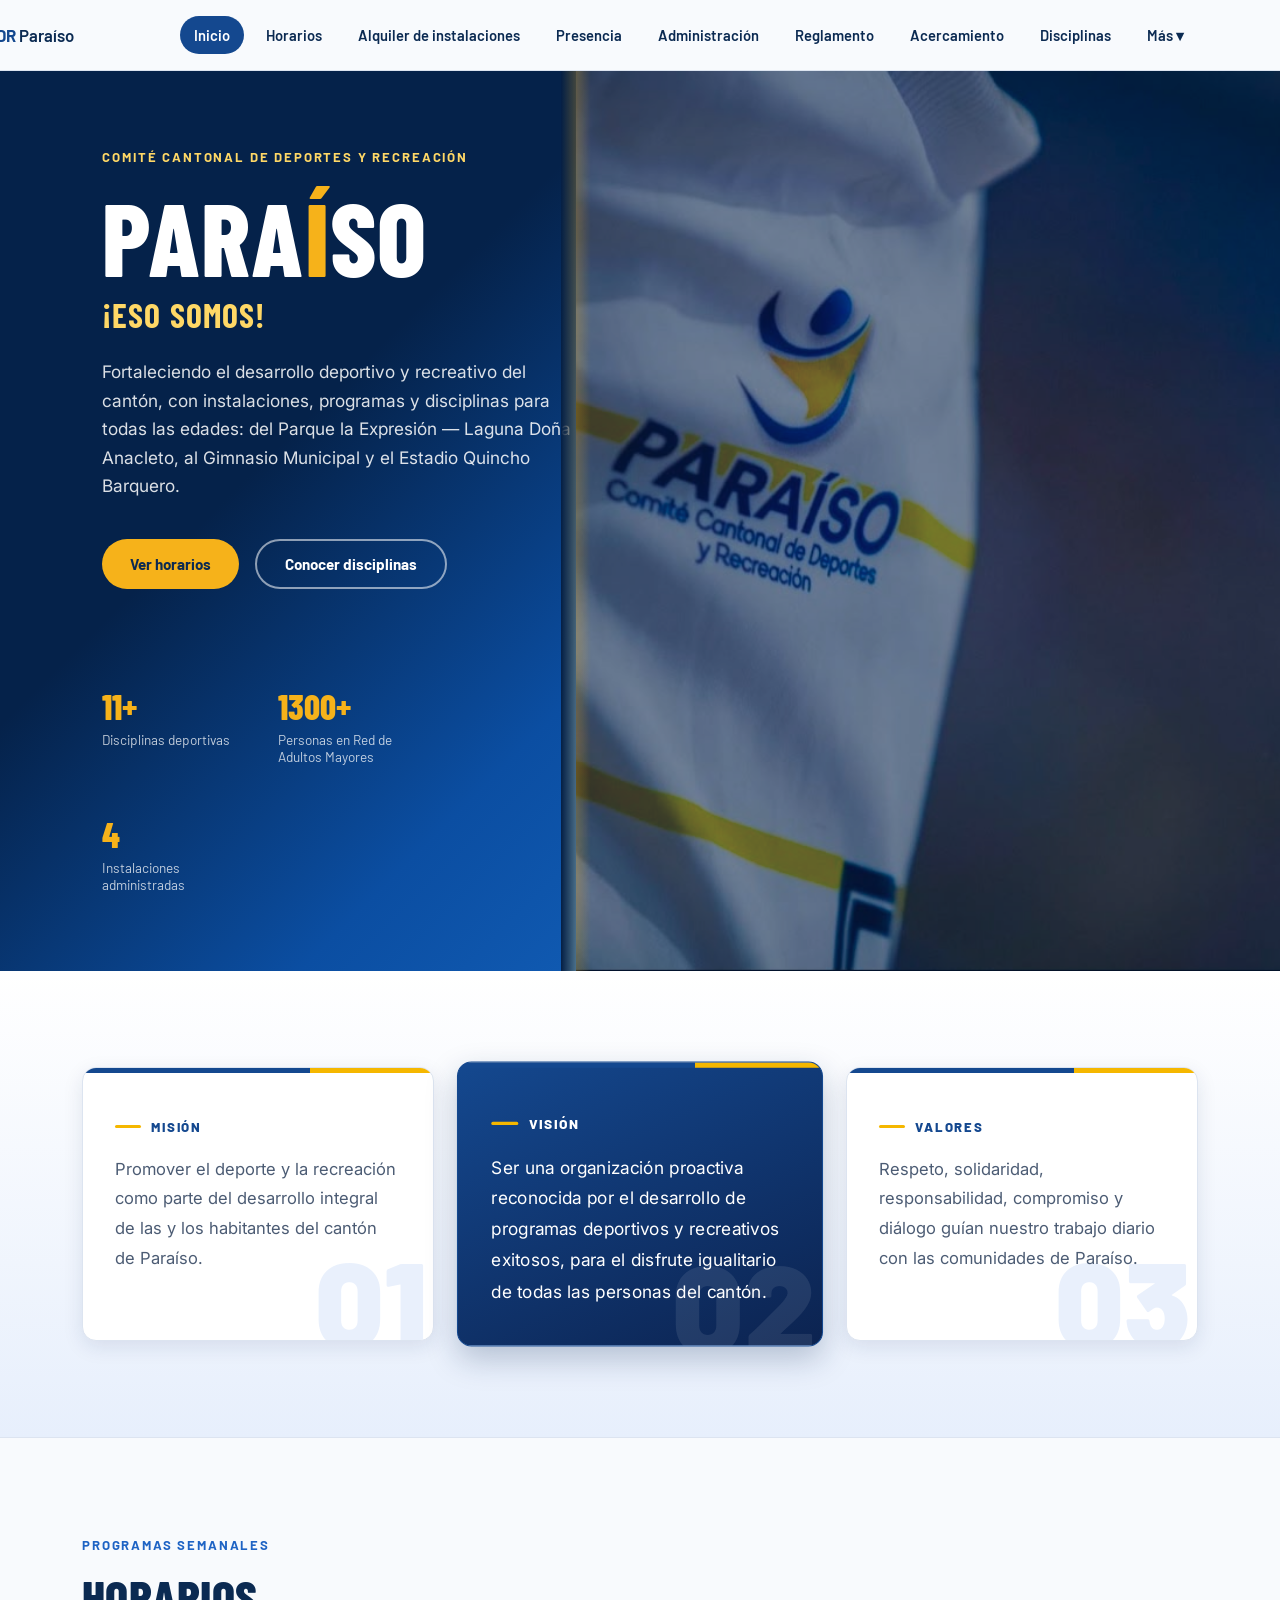
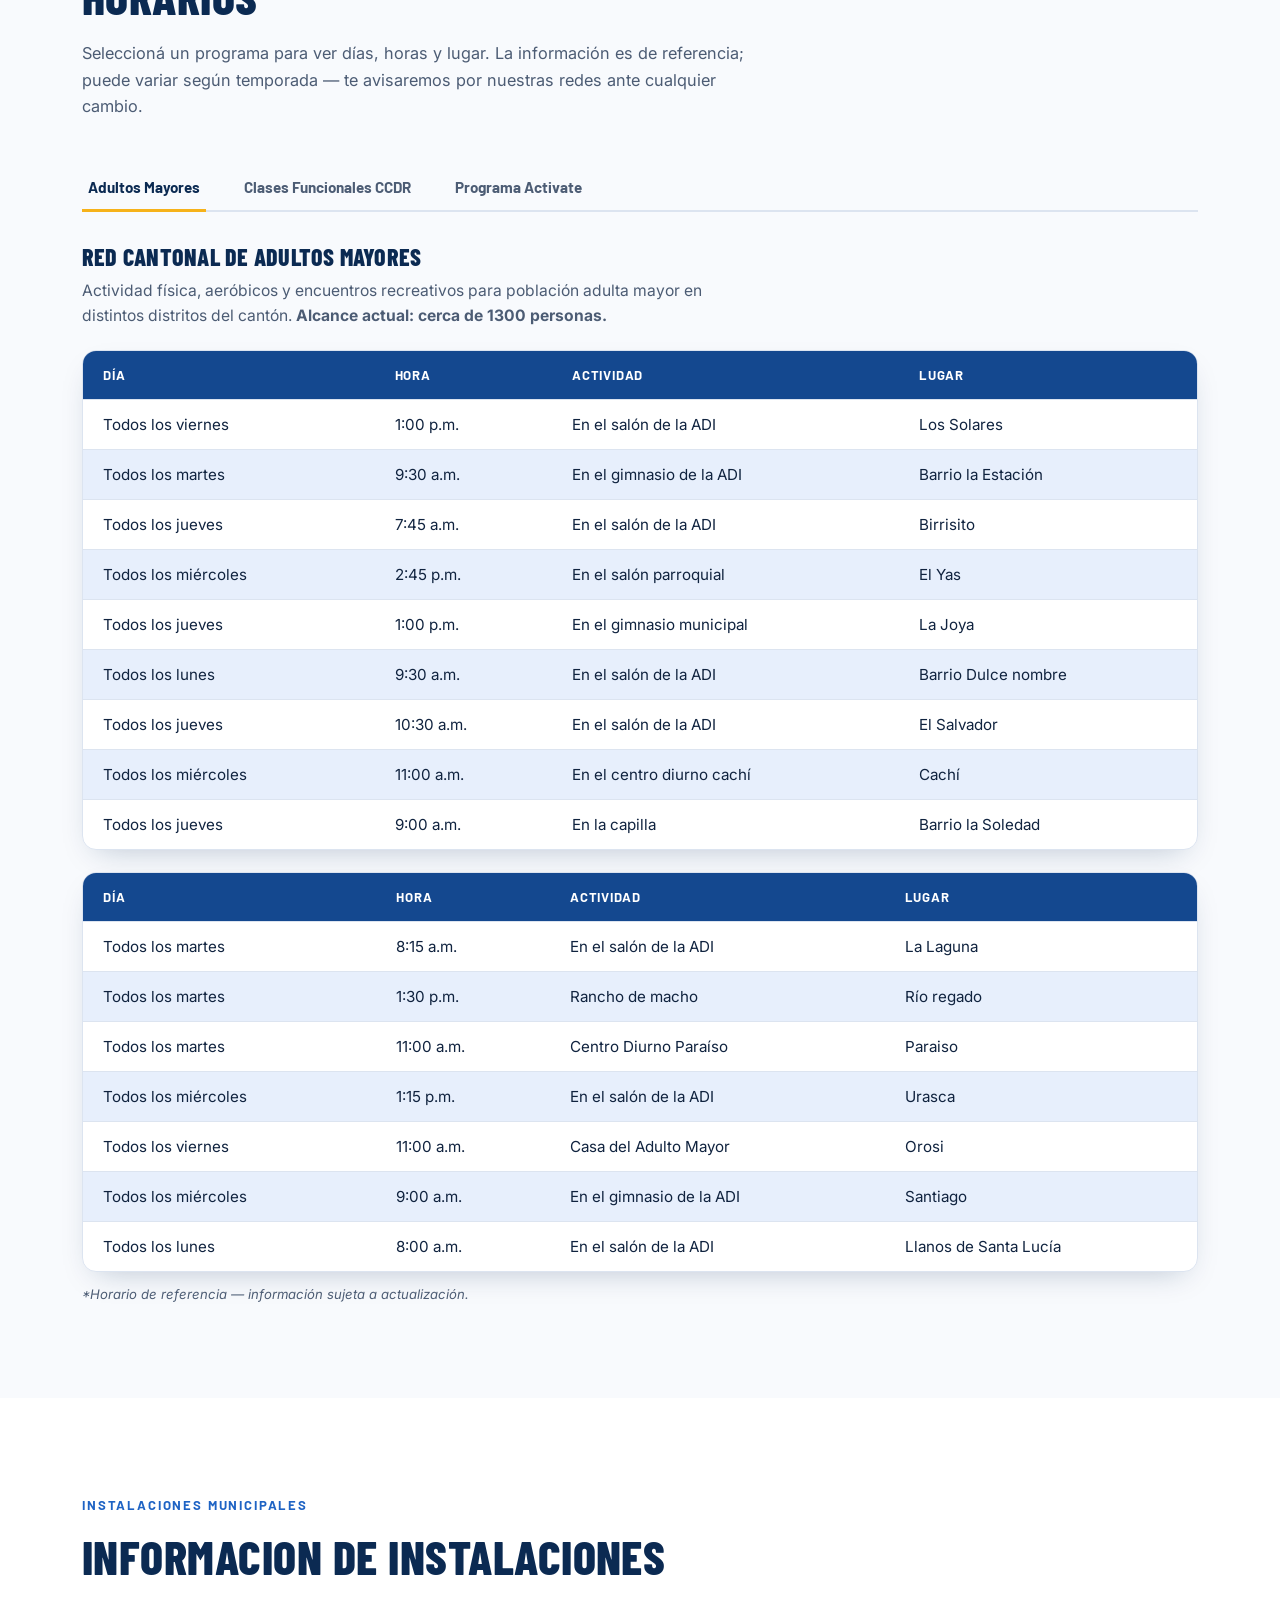
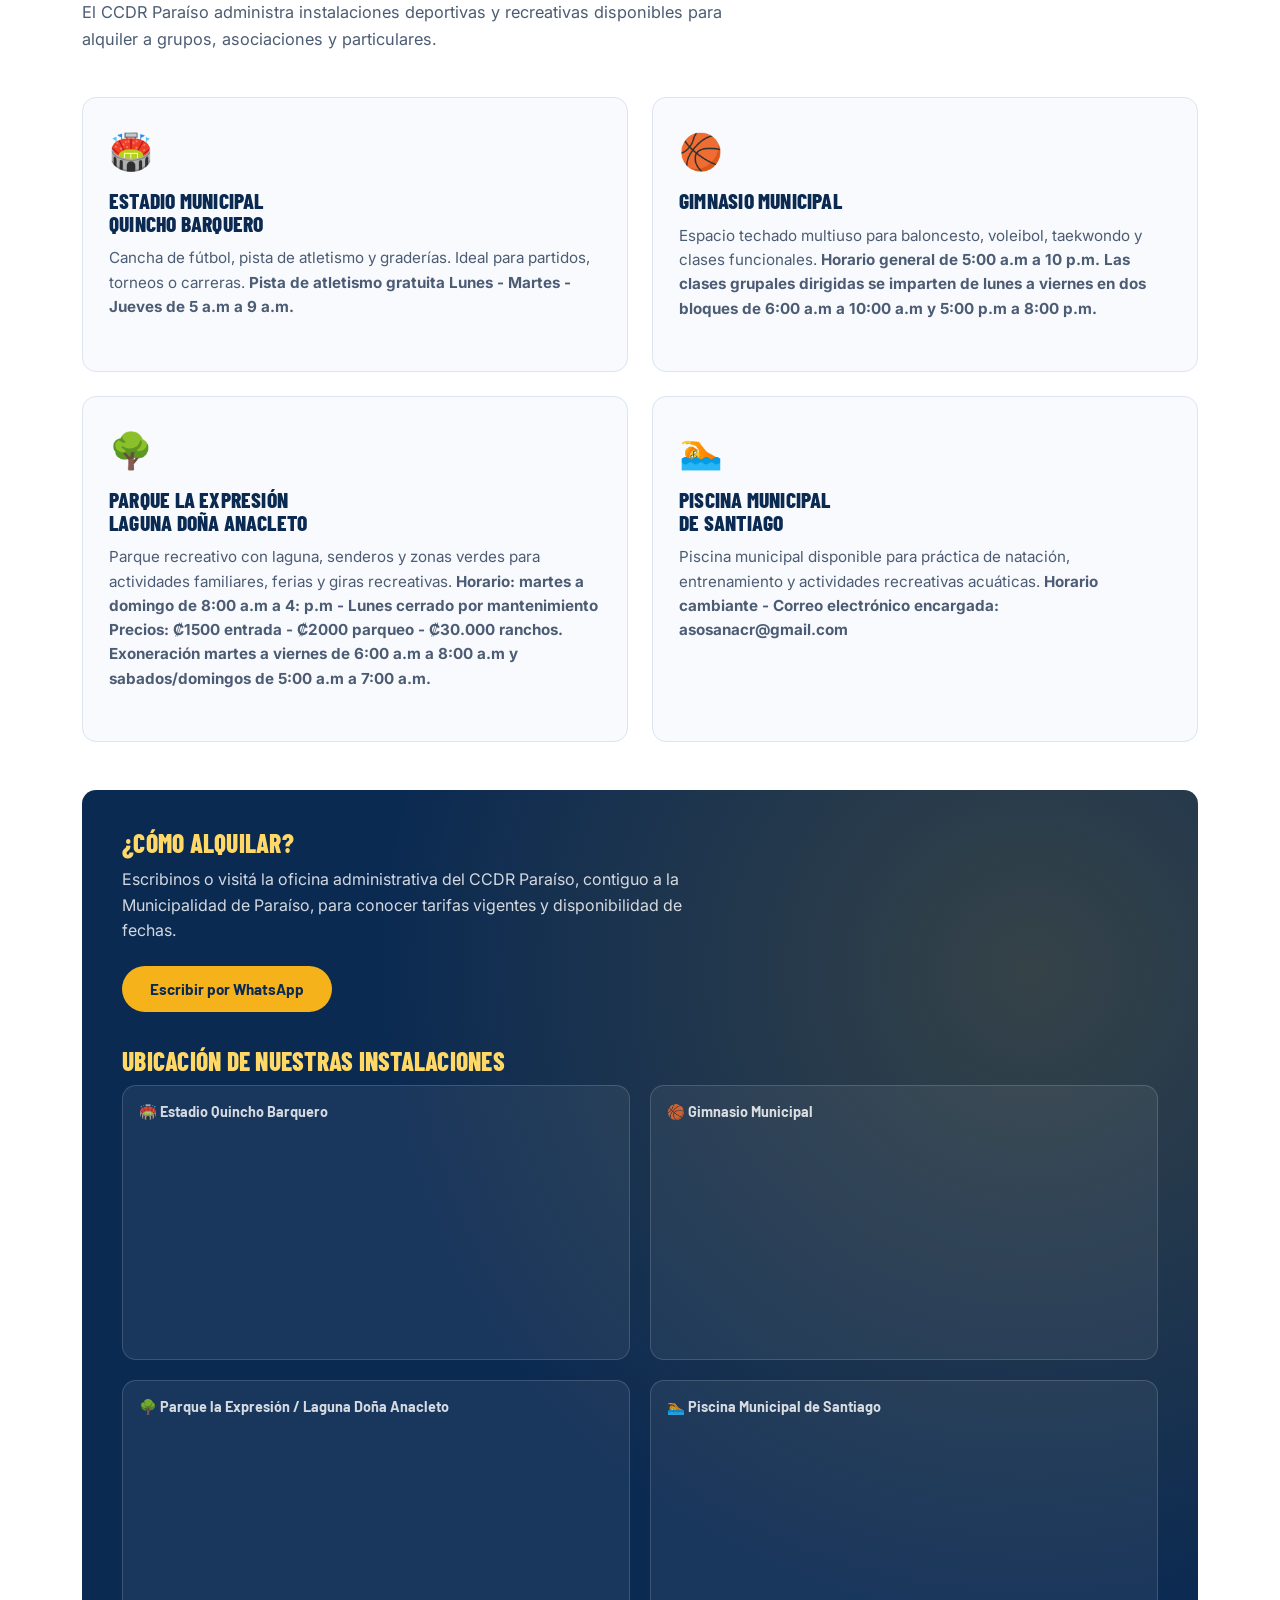
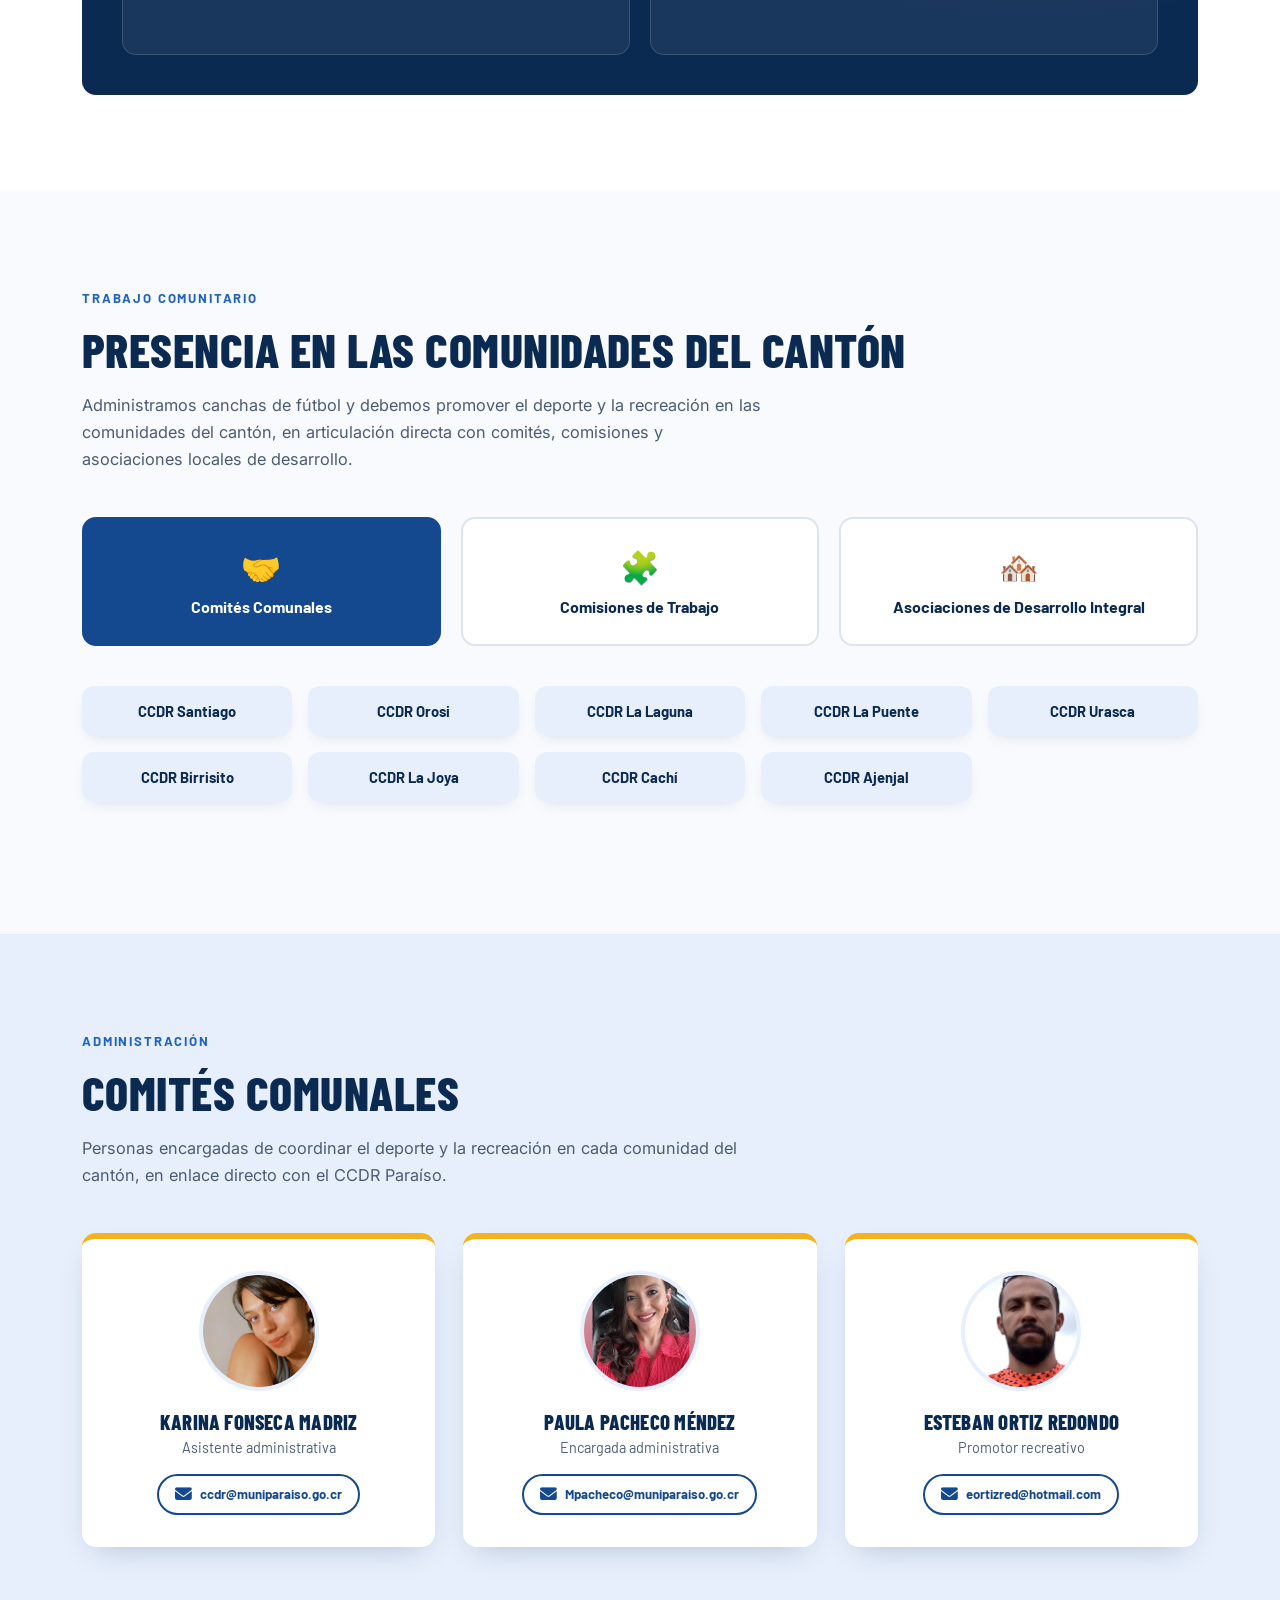
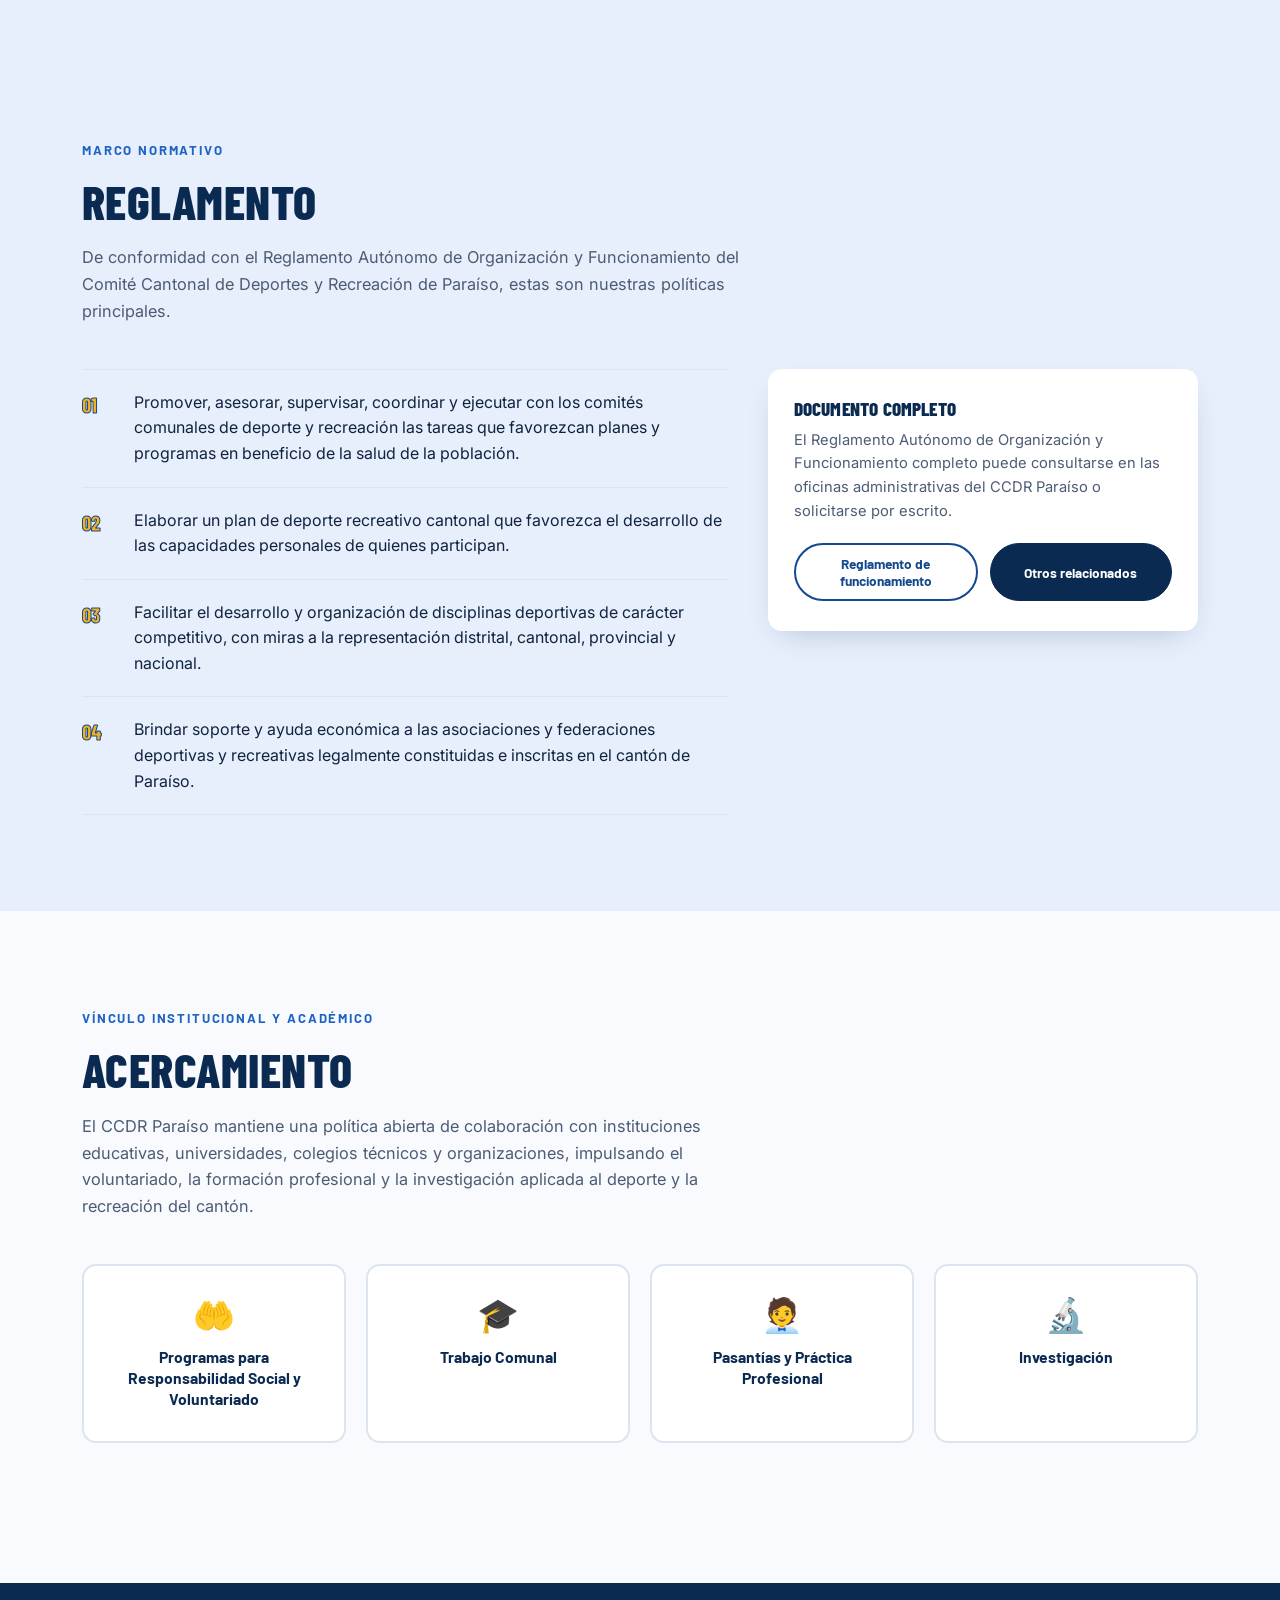
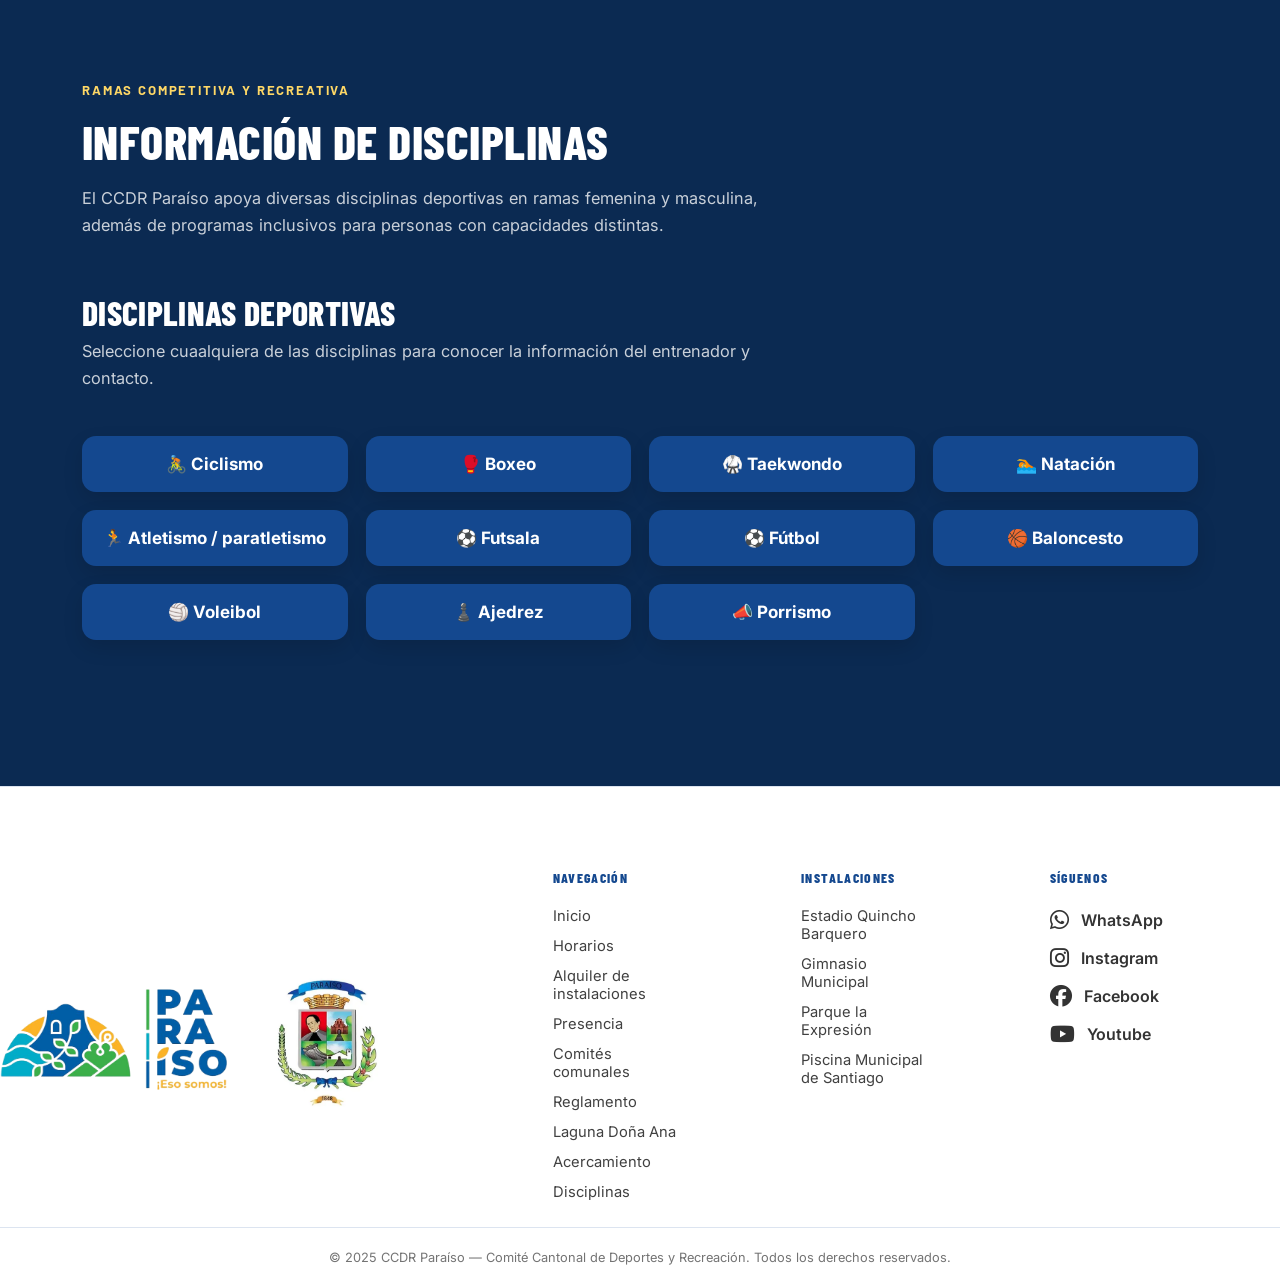
<file: Inicio.html>
<!DOCTYPE html>
<html lang="es">
<head>
<meta charset="UTF-8">
<meta name="viewport" content="width=device-width, initial-scale=1.0">
<title>CCDR Paraíso — Comité Cantonal de Deportes y Recreación</title>
<meta name="description" content="Comité Cantonal de Deportes y Recreación de Paraíso. Horarios, disciplinas, alquiler de instalaciones y reglamento.">
<link rel="icon" href="./Img/Logos/Logo Paraiso.webp">
<link rel="preconnect" href="https://fonts.googleapis.com">
<link rel="preconnect" href="https://fonts.gstatic.com" crossorigin>
<link href="https://fonts.googleapis.com/css2?family=Barlow+Condensed:wght@600;700;800&family=Inter:wght@400;500;600;700&family=Barlow:wght@500;600;700&display=swap" rel="stylesheet">
<link rel="stylesheet" href="https://cdnjs.cloudflare.com/ajax/libs/font-awesome/6.5.1/css/all.min.css">
<link rel="stylesheet" href="./Inicio.css">

</head>
<body>
<!-- ================= LANE-LINE PROGRESS BAR ================= -->
<div class="scroll-progress" id="scrollProgress"></div>
<!-- ================= NAV ================= -->
<header class="site-header" id="siteHeader">
<div class="header-inner">
<a href="#inicio" class="brand">
<img src="./Img/Logos/Logo Paraiso.webp" alt="Logo CCDR Paraíso" class="brand-logo">
<span class="brand-text">
<strong>CCDR</strong> Paraíso
</span>
</a>
<nav class="main-nav" aria-label="Navegación principal">
<a href="#inicio">Inicio</a>
<a href="#horarios">Horarios</a>
<a href="#alquiler">Alquiler de instalaciones</a>
<a href="#presencia">Presencia</a>
<a href="#comites">Administración</a>
<a href="#reglamento">Reglamento</a>
<a href="#acercamiento">Acercamiento</a>
<a href="#disciplinas">Disciplinas</a>
<div class="dropdown">
  <a href="#">Más ▾</a>

  <div class="dropdown-menu">
  <a href="https://www.sicop.go.cr/app/" target="_blank">SICOP</a>
  <a href="https://drive.google.com/drive/folders/1I4lIc_lv8RED8OwUOmOfnehUJELwdpIT?usp=sharing" target="_blank">Actas CCDR Paraíso</a>
  <a href="https://www.youtube.com/@Para%C3%ADsoCCDR" target="_blank">Transmisiones en vivo</a>
</div>
</div>
</div>
</nav>
<button class="nav-toggle" id="navToggle" aria-label="Abrir menú" aria-expanded="false" aria-controls="mobileNav">
<span></span><span></span><span></span>
</button>
</div>
<nav class="mobile-nav" id="mobileNav" aria-label="Navegación móvil" hidden>
<a href="#inicio">Inicio</a>
<a href="#horarios">Horarios</a>
<a href="#alquiler">Alquiler de instalaciones</a>
<a href="#presencia">Presencia</a>
<a href="#comites">Administración</a>
<a href="#reglamento">Reglamento</a>
<a href="#acercamiento">Acercamiento</a>
<a href="#disciplinas">Disciplinas</a>
<a href="https://www.sicop.go.cr/app/" target="_blank">SICOP</a>
<a href="https://drive.google.com/drive/folders/1I4lIc_lv8RED8OwUOmOfnehUJELwdpIT?usp=sharing" target="_blank">Actas CCDR Paraíso</a>
<a href="https://www.youtube.com/@Para%C3%ADsoCCDR" target="_blank">Transmisiones en vivo</a>
</nav>
</header>
<main>
<!-- ================= HERO / INICIO ================= -->
<section id="inicio" class="hero">

  <div class="slider">
    <img src="./Img/imagen 1.jpg" class="slide active">
    <img src="./Img/imagen 2.jpg" class="slide">
    <img src="./Img/imagen 3.jpg" class="slide">
    <img src="./Img/imagen 4.jpg" class="slide">
    <img src="./Img/imagen 5.jpg" class="slide">
    <img src="./Img/imagen 6.jpg" class="slide">
    

  </div>
  <div class="hero-divider"></div>

  <div class="hero-inner">
   <p class="eyebrow">Comité Cantonal de Deportes y Recreación</p>
<h1 class="hero-title">PARA<span class="hero-accent">Í</span>SO<br><span class="hero-sub">¡Eso somos!</span></h1>
<p class="hero-lede">Fortaleciendo el desarrollo deportivo y recreativo del cantón, con instalaciones,
     programas y disciplinas para todas las edades: del Parque la Expresión — Laguna Doña Anacleto,
     al Gimnasio Municipal y el Estadio Quincho Barquero.</p>
<div class="hero-actions">
<a href="#horarios" class="btn btn-primary">Ver horarios</a>
<a href="#disciplinas" class="btn btn-outline">Conocer disciplinas</a>
</div>
<div class="hero-stats">
<div class="stat">
<span class="stat-num">11+</span>
<span class="stat-label">Disciplinas deportivas</span>
</div>
<div class="stat">
<span class="stat-num">1300+</span>
<span class="stat-label">Personas en Red de Adultos Mayores</span>
</div>
<div class="stat">
<span class="stat-num">4</span>
<span class="stat-label">Instalaciones administradas</span>
</div>
  </div>

</section>
<!-- ================= INTRO / MISIÓN VISIÓN ================= -->
<section class="intro-band">
<div class="section-inner intro-grid">
<div class="intro-card">
<span class="tag">Misión</span>
<p>Promover el deporte y la recreación como parte del desarrollo integral de las y los habitantes
       del cantón de Paraíso.</p>
</div>
<div class="intro-card">
<span class="tag">Visión</span>
<p>Ser una organización proactiva reconocida por el desarrollo de programas deportivos y
       recreativos exitosos, para el disfrute igualitario de todas las personas del cantón.</p>
</div>
<div class="intro-card">
<span class="tag">Valores</span>
<p>Respeto, solidaridad, responsabilidad, compromiso y diálogo guían nuestro trabajo diario
       con las comunidades de Paraíso.</p>
</div>
</div>
</section>
<!-- ================= HORARIOS ================= -->
<section id="horarios" class="section horarios-section">
<div class="section-inner">
<p class="eyebrow eyebrow-dark">Programas semanales</p>
<h2 class="section-title">Horarios</h2>
<p class="section-lede">Seleccioná un programa para ver días, horas y lugar. La información es de
     referencia; puede variar según temporada — te avisaremos por nuestras redes ante cualquier cambio.</p>
<div class="tabs" role="tablist" aria-label="Programas de horarios">
<button class="tab-btn is-active" role="tab" aria-selected="true" data-tab="adultos">Adultos Mayores</button>
<button class="tab-btn" role="tab" aria-selected="false" data-tab="funcionales">Clases Funcionales CCDR</button>
<button class="tab-btn" role="tab" aria-selected="false" data-tab="activate">Programa Activate</button>
</div>
<div class="tab-panels">
<!-- Adultos Mayores -->
<div class="tab-panel is-active" id="panel-adultos" role="tabpanel">
<div class="panel-head">
<h3>Red Cantonal de Adultos Mayores</h3>
<p>Actividad física, aeróbicos y encuentros recreativos para población adulta mayor en distintos
           distritos del cantón. <strong>Alcance actual: cerca de 1300 personas.</strong></p>
</div>
<div class="table-wrap">
<table class="schedule-table">
<thead>
<tr><th>Día</th><th>Hora</th><th>Actividad</th><th>Lugar</th></tr>
</thead>
<tbody>
<tr><td>Todos los viernes</td><td>1:00 p.m.</td><td>En el salón de la ADI</td><td>Los Solares</td></tr>
<tr><td>Todos los martes</td><td>9:30 a.m.</td><td>En el gimnasio de la ADI</td><td>Barrio la Estación</td></tr>
<tr><td>Todos los jueves</td><td>7:45 a.m.</td><td>En el salón de la ADI</td><td>Birrisito</td></tr>
<tr><td>Todos los miércoles</td><td>2:45 p.m.</td><td>En el salón parroquial</td><td>El Yas</td></tr>
<tr><td>Todos los jueves</td><td>1:00 p.m.</td><td>En el gimnasio municipal</td><td>La Joya</td></tr>
<tr><td>Todos los lunes</td><td>9:30 a.m.</td><td>En el salón de la ADI</td><td>Barrio Dulce nombre</td></tr>
<tr><td>Todos los jueves</td><td>10:30 a.m.</td><td>En el salón de la ADI</td><td>El Salvador</td></tr>
<tr><td>Todos los miércoles</td><td>11:00 a.m.</td><td>En el centro diurno cachí</td><td>Cachí</td></tr>
<tr><td>Todos los jueves</td><td>9:00 a.m.</td><td>En la capilla</td><td>Barrio la Soledad</td></tr>

</tbody>
</table>
</div>
</div>
<!-- Adultos Mayores 2 -->
<div class="tab-panel is-active" id="panel-adultos" role="tabpanel">
<div class="panel-head">
</div>
<div class="table-wrap">
<table class="schedule-table">
<thead>
<tr><th>Día</th><th>Hora</th><th>Actividad</th><th>Lugar</th></tr>
</thead>
<tbody>
<tr><td>Todos los martes</td><td>8:15 a.m.</td><td>En el salón de la ADI</td><td>La Laguna</td></tr>
<tr><td>Todos los martes</td><td>1:30 p.m.</td><td>Rancho de macho</td><td>Río regado</td></tr>
<tr><td>Todos los martes</td><td>11:00 a.m.</td><td>Centro Diurno Paraíso</td><td>Paraiso</td></tr>
<tr><td>Todos los miércoles</td><td>1:15 p.m.</td><td>En el salón de la ADI</td><td>Urasca</td></tr>
<tr><td>Todos los viernes</td><td>11:00 a.m.</td><td>Casa del Adulto Mayor</td><td>Orosi</td></tr>
<tr><td>Todos los miércoles</td><td>9:00 a.m.</td><td>En el gimnasio de la ADI</td><td>Santiago</td></tr>
<tr><td>Todos los lunes</td><td>8:00 a.m.</td><td>En el salón de la ADI</td><td>Llanos de Santa Lucía</td></tr>

</tbody>
</table>
</div>
<p class="panel-note">*Horario de referencia — información sujeta a actualización.</p>
</div>
<!-- Clases Funcionales -->
<div class="tab-panel" id="panel-funcionales" role="tabpanel" hidden>
<div class="panel-head">
<h3>Clases Funcionales CCDR Paraíso</h3>
<p>Entrenamiento funcional para población general, orientado al disfrute, goce y salud, sin fines
           competitivos.</p>
</div>
<div class="table-wrap">
<table class="schedule-table">
<thead>
<tr><th>Día</th><th>Hora</th><th>Actividad</th><th>Lugar</th></tr>
</thead>
<tbody>
<tr><td>Todos los jueves</td><td>5:00 p.m.</td><td>En el salón de la ADI</td><td>El Yas</td></tr>
<tr><td>Todos los martes</td><td>6:00 p.m.</td><td>En el gimnasio</td><td>La Estación</td></tr>
<tr><td>Todos los Jueves</td><td>6:00 p.m.</td><td>En el salón continuo a la escuela</td><td>La Alegría</td></tr>
<tr><td>Todos los martes</td><td>5:00 p.m.</td><td>En el salón de la ADI</td><td>La Laguna</td></tr>
<tr><td>Todos los martes</td><td>3:00 p.m.</td><td>Gimnasio de la Joya</td><td>La Joya</td></tr>
</tbody>
</table>
</div>
<p class="panel-note">*Horario de referencia — información sujeta a actualización.</p>
</div>
<!-- Programa Activate -->
<div class="tab-panel" id="panel-activate" role="tabpanel" hidden>
<div class="panel-head">
<h3>Programa "Activate" – ICODER</h3>
<p>Programa aprobado por el ICODER que permite al CCDR Paraíso atender las necesidades
           de la población en deporte, recreación y estilos de vida saludable.</p>
</div>
<div class="table-wrap">
<table class="schedule-table">
<thead>
<tr><th>Día</th><th>Hora</th><th>Actividad</th><th>Lugar</th></tr>
</thead>
<tbody>
<tr><td>Lunes - Miércoles - Viernes</td><td>4:45 p.m.</td><td>En el salón de la ADI</td><td>Birrisito</td></tr>
<tr><td>Lunes - Miércoles - Viernes</td><td>6:00 p.m.</td><td>En el salón de la ADI</td><td>Orosi</td></tr>
<tr><td>Lunes - Miércoles - Viernes</td><td>4:45 p.m</td><td>En el Gimnasio</td><td>Santiago</td></tr>
<tr><td>Lunes - Miércoles - Viernes</td><td>6:00 p.m</td><td>En el salón de Robles</td><td>Cachí</td></tr>
<tr><td>Lunes - Miércoles - Viernes</td><td>7:00 p.m</td><td>En el salón de la ADI</td><td>Río Regado</td></tr>
<tr><td>Lunes - Miércoles - Viernes</td><td>7:00 p.m</td><td>En el salón parroquial</td><td>La puente</td></tr>
<tr><td>Lunes - Miércoles - Viernes</td><td>7:00 a.m</td><td>Laguna Doña Ana (Lunes en el estadio)</td><td>Paraiso</td></tr>
<tr><td>Todos los martes</td><td>7:15 a.m.</td><td>En el salón de la ADI</td><td>La Laguna</td></tr>
</tbody>
</table>
</div>
<p class="panel-note">*Horario de referencia — información sujeta a actualización.</p>
</div>
</div>
</div>
</section>
<!-- ================= ALQUILER DE INSTALACIONES ================= -->
<section id="alquiler" class="section alquiler-section">
<div class="section-inner">
<p class="eyebrow eyebrow-dark">Instalaciones municipales</p>
<h2 class="section-title">Informacion de instalaciones</h2>
<p class="section-lede">El CCDR Paraíso administra instalaciones deportivas y recreativas
     disponibles para alquiler a grupos, asociaciones y particulares.</p>
<div class="facility-grid">
<article class="facility-card">
<div class="facility-icon" aria-hidden="true">🏟️</div>
<h3>Estadio Municipal<br>Quincho Barquero</h3>
<p>Cancha de fútbol, pista de atletismo y graderías. Ideal para partidos, torneos o carreras. <strong>Pista de atletismo gratuita Lunes - Martes - Jueves de 5 a.m a 9 a.m.</strong> </p>
</article>
<article class="facility-card">
<div class="facility-icon" aria-hidden="true">🏀</div>
<h3>Gimnasio Municipal</h3>
<p>Espacio techado multiuso para baloncesto, voleibol, taekwondo y clases funcionales.
         <strong>Horario general de 5:00 a.m a 10 p.m. Las clases grupales dirigidas se imparten de lunes a viernes en dos bloques de 6:00 a.m a 10:00 a.m y 5:00 p.m a 8:00 p.m.</strong></p>
</article>
<article class="facility-card">
<div class="facility-icon" aria-hidden="true">🌳</div>
<h3>Parque la Expresión<br>Laguna Doña Anacleto</h3>
<p>Parque recreativo con laguna, senderos y zonas verdes para actividades familiares, ferias
         y giras recreativas. <strong>Horario: martes a domingo de 8:00 a.m a 4: p.m - Lunes cerrado por mantenimiento Precios: ₡1500 entrada -  ₡2000 parqueo -  ₡30.000 ranchos. Exoneración martes a viernes de 6:00 a.m a 8:00 a.m y sabados/domingos de 5:00 a.m a 7:00 a.m.  </strong></p>
</article>
<article class="facility-card">
<div class="facility-icon" aria-hidden="true">🏊</div>
<h3>Piscina Municipal<br>de Santiago</h3>
<p>Piscina municipal disponible para práctica de natación, entrenamiento y actividades
         recreativas acuáticas. <strong> Horario cambiante - Correo electrónico encargada: asosanacr@gmail.com</strong></p>
</article>
</div>
<div class="callout" id="contacto">
<h3>¿Cómo alquilar?</h3>
<p>Escribinos o visitá la oficina administrativa del CCDR Paraíso, contiguo a la Municipalidad
       de Paraíso, para conocer tarifas vigentes y disponibilidad de fechas.</p>
<div class="callout-actions">
<a href="https://wa.me/50683479720" target="_blank" rel="noopener" class="btn btn-primary">Escribir por WhatsApp</a>
</div>

<h3 class="mapa-title">Ubicación de nuestras instalaciones</h3>
<div class="mapa-grid">
<div class="mapa-item">
<p class="mapa-label">🏟️ Estadio Quincho Barquero</p>
<iframe class="mapa-frame" src="https://www.google.com/maps?q=Estadio+Quincho+Barquero+Paraiso+Cartago&output=embed" loading="lazy" referrerpolicy="no-referrer-when-downgrade"></iframe>
</div>
<div class="mapa-item">
<p class="mapa-label">🏀 Gimnasio Municipal</p>
<iframe class="mapa-frame" src="https://www.google.com/maps?q=Gimnasio+Municipal+de+Paraiso+Cartago&output=embed" loading="lazy" referrerpolicy="no-referrer-when-downgrade"></iframe>
</div>
<div class="mapa-item">
<p class="mapa-label">🌳 Parque la Expresión / Laguna Doña Anacleto</p>
<iframe class="mapa-frame" src="https://www.google.com/maps?q=Parque+la+Expresion+Laguna+Doña+Anacleto+Paraiso+Cartago&output=embed" loading="lazy" referrerpolicy="no-referrer-when-downgrade"></iframe>
</div>
<div class="mapa-item">
<p class="mapa-label">🏊 Piscina Municipal de Santiago</p>
<iframe class="mapa-frame" src="https://www.google.com/maps?q=Acuasol+Piscina+Santiago+Paraiso+Cartago&output=embed" loading="lazy" referrerpolicy="no-referrer-when-downgrade"></iframe>
</div>
</div>
</div>
</div>
</section>
<!-- ================= PRESENCIA EN LAS COMUNIDADES ================= -->
<section id="presencia" class="section presencia-section">
<div class="section-inner">
<p class="eyebrow eyebrow-dark">Trabajo comunitario</p>
<h2 class="section-title">Presencia en las comunidades del cantón</h2>
<p class="section-lede">Administramos canchas de fútbol y debemos promover el deporte y la
    recreación en las comunidades del cantón, en articulación directa con comités, comisiones
    y asociaciones locales de desarrollo.</p>

<div class="presencia-categorias">
<button class="categoria-btn is-active" data-categoria="comites">
<span class="categoria-icon">🤝</span>
<span class="categoria-nombre">Comités Comunales</span>
</button>
<button class="categoria-btn" data-categoria="comisiones">
<span class="categoria-icon">🧩</span>
<span class="categoria-nombre">Comisiones de Trabajo</span>
</button>
<button class="categoria-btn" data-categoria="adi">
<span class="categoria-icon">🏘️</span>
<span class="categoria-nombre">Asociaciones de Desarrollo Integral</span>
</button>
</div>

<div class="presencia-comunidades" id="presencia-comunidades"></div>

<div id="info-comunidad" class="comunidad-info"></div>
</div>
</section>


<!-- ================= COMITÉS COMUNALES ================= -->
<section id="comites" class="section comites-section">
<div class="section-inner">
<p class="eyebrow eyebrow-dark">Administración</p>
<h2 class="section-title">Comités Comunales</h2>
<p class="section-lede">Personas encargadas de coordinar el deporte y la recreación en cada
    comunidad del cantón, en enlace directo con el CCDR Paraíso.</p>
<div class="comite-grid">
<article class="comite-card">
<div class="comite-foto">
<img src="./Img/Karina.jpg" alt="Karina Fonseca Madriz">
</div>
<h3 class="comite-nombre">Karina Fonseca Madriz</h3>
<p class="comite-cargo">Asistente administrativa</p>
<a href="https://mail.google.com/mail/?view=cm&fs=1&to=ccdr@muniparaiso.go.cr" target="_blank" rel="noopener" class="comite-contacto">
<i class="fa-solid fa-envelope"></i> ccdr@muniparaiso.go.cr
</a>
</article>
<article class="comite-card">
<div class="comite-foto">
<img src="./Img/Paula.jpg" alt="Paula Pacheco Méndez">
</div>
<h3 class="comite-nombre">Paula Pacheco Méndez</h3>
<p class="comite-cargo">Encargada administrativa</p>
<a href="https://mail.google.com/mail/?view=cm&fs=1&to=Mpacheco@muniparaiso.go.cr" target="_blank" rel="noopener" class="comite-contacto">
<i class="fa-solid fa-envelope"></i> Mpacheco@muniparaiso.go.cr
</a>
</article>
<article class="comite-card">
<div class="comite-foto">
<img src="./Img/Esteban.jpg" alt="Esteban Ortiz Redondo">
</div>
<h3 class="comite-nombre">Esteban Ortiz Redondo</h3>
<p class="comite-cargo">Promotor recreativo</p>
<a href="https://mail.google.com/mail/?view=cm&fs=1&to=eortizred@hotmail.com" target="_blank" rel="noopener" class="comite-contacto">
<i class="fa-solid fa-envelope"></i> eortizred@hotmail.com
</a>
</article>
</div>
</div>
</section>


<!-- ================= REGLAMENTO ================= -->
<section id="reglamento" class="section reglamento-section">
<div class="section-inner">
<p class="eyebrow eyebrow-dark">Marco normativo</p>
<h2 class="section-title">Reglamento</h2>
<p class="section-lede">De conformidad con el Reglamento Autónomo de Organización y Funcionamiento
     del Comité Cantonal de Deportes y Recreación de Paraíso, estas son nuestras políticas principales.</p>
<div class="reglamento-grid">
<ol class="reglamento-list">
<li>Promover, asesorar, supervisar, coordinar y ejecutar con los comités comunales de deporte
         y recreación las tareas que favorezcan planes y programas en beneficio de la salud de la
         población.</li>
<li>Elaborar un plan de deporte recreativo cantonal que favorezca el desarrollo de las
         capacidades personales de quienes participan.</li>
<li>Facilitar el desarrollo y organización de disciplinas deportivas de carácter competitivo,
         con miras a la representación distrital, cantonal, provincial y nacional.</li>
<li>Brindar soporte y ayuda económica a las asociaciones y federaciones deportivas y
         recreativas legalmente constituidas e inscritas en el cantón de Paraíso.</li>
</ol>
<aside class="reglamento-note">
<h4>Documento completo</h4>
<p>El Reglamento Autónomo de Organización y Funcionamiento completo puede consultarse en las
         oficinas administrativas del CCDR Paraíso o solicitarse por escrito.</p>
<div class="reglamento-actions">

  <a href="https://sinalevi.go.cr/ResultadosNormativa/Informacion?param1=106337&param2=149793&param3=1&param4="
     target="_blank"
     rel="noopener"
     class="btn btn-outline-dark btn-sm">
     Reglamento de funcionamiento
  </a>

  <a href="https://drive.google.com/drive/folders/1agfVCV6wkY5RpPleWVnHZF2KEC5XntRJ?usp=sharing"
     target="_blank"
     rel="noopener"
     class="btn btn-primary-dark btn-sm">
     Otros relacionados
  </a>

</div>
</aside>
</div>
</div>
</section>
<!-- ================= ACERCAMIENTO ================= -->
<section id="acercamiento" class="section acercamiento-section">
<div class="section-inner">
<p class="eyebrow eyebrow-dark">Vínculo institucional y académico</p>
<h2 class="section-title">Acercamiento</h2>
<p class="section-lede">
  El CCDR Paraíso mantiene una política abierta de colaboración con instituciones educativas,
  universidades, colegios técnicos y organizaciones, impulsando el voluntariado, la formación
  profesional y la investigación aplicada al deporte y la recreación del cantón.
</p>

<div class="acercamiento-grid">
<button class="acercamiento-chip" data-acercamiento="rsv">
  <span class="acercamiento-chip-icon">🤲</span>
  <span class="acercamiento-chip-texto">Programas para Responsabilidad Social y Voluntariado</span>
</button>
<button class="acercamiento-chip" data-acercamiento="comunal">
  <span class="acercamiento-chip-icon">🎓</span>
  <span class="acercamiento-chip-texto">Trabajo Comunal</span>
</button>
<button class="acercamiento-chip" data-acercamiento="pasantias">
  <span class="acercamiento-chip-icon">🧑‍💼</span>
  <span class="acercamiento-chip-texto">Pasantías y Práctica Profesional</span>
</button>
<button class="acercamiento-chip" data-acercamiento="investigacion">
  <span class="acercamiento-chip-icon">🔬</span>
  <span class="acercamiento-chip-texto">Investigación</span>
</button>
</div>

<div id="info-acercamiento" class="acercamiento-info"></div>
</div>
</section>
<!-- ================= DISCIPLINAS ================= -->
<section id="disciplinas" class="section disciplinas-section">
<div class="section-inner">
<p class="eyebrow eyebrow-dark">Ramas competitiva y recreativa</p>
<h2 class="section-title">Información de disciplinas</h2>
<p class="section-lede">
           El CCDR Paraíso apoya diversas disciplinas deportivas en ramas femenina y masculina,
           además de programas inclusivos para personas con capacidades distintas.
</p>

<h3 class="disciplinas-subtitle">Disciplinas Deportivas</h3>
<p class="section-lede">
           Seleccione cuaalquiera de las disciplinas para conocer la información del entrenador y contacto.
</p>

<div class="discipline-grid">
<button class="discipline-chip" data-disciplina="ciclismo">🚴 Ciclismo</button>
<button class="discipline-chip" data-disciplina="boxeo">🥊 Boxeo</button>
<button class="discipline-chip" data-disciplina="taekwondo">🥋 Taekwondo</button>
<button class="discipline-chip" data-disciplina="natacion">🏊 Natación</button>
<button class="discipline-chip" data-disciplina="atletismo">🏃 Atletismo / paratletismo</button>
<button class="discipline-chip" data-disciplina="futsala">⚽ Futsala</button>
<button class="discipline-chip" data-disciplina="futbolf">⚽ Fútbol</button>
<button class="discipline-chip" data-disciplina="baloncesto">🏀 Baloncesto</button>
<button class="discipline-chip" data-disciplina="voleibol">🏐 Voleibol</button>
<button class="discipline-chip" data-disciplina="ajedrez">♟️ Ajedrez</button>
<button class="discipline-chip" data-disciplina="porrismo">📣 Porrismo</button>
</div>
<div id="info-disciplina" class="discipline-info">
</div>
</section>
</main>

<!-- ================= FOOTER ================= -->
<footer class="site-footer">

  <div class="section-inner footer-grid">

    <!-- Logo -->
   <div class="footer-brand">

<img id="logo2"src="./Img/Logos/Logo 2.png"
     alt="Logo CCDR Paraíso"
     class="footer-logo logo-ccdr">

<img src="./Img/Logos/Logo 3.webp"
     alt="Segundo Logo"
     class="footer-logo logo-muni">
</div>

    <!-- Navegación -->
    <div class="footer-col">
      <h4>Navegación</h4>

      <a href="#inicio">Inicio</a>
      <a href="#horarios">Horarios</a>
      <a href="#alquiler">Alquiler de instalaciones</a>
      <a href="#presencia">Presencia</a>
      <a href="#comites">Comités comunales</a>
      <a href="#reglamento">Reglamento</a>
      <a href="#laguna">Laguna Doña Ana</a>
      <a href="#acercamiento">Acercamiento</a>
      <a href="#disciplinas">Disciplinas</a>
    
    </div>

    <!-- Instalaciones -->
    <div class="footer-col">
      <h4>Instalaciones</h4>

      <span>Estadio Quincho Barquero</span>
      <span>Gimnasio Municipal</span>
      <span>Parque la Expresión</span>
      <span>Piscina Municipal de Santiago</span>
    </div>

    <!-- Redes Sociales -->
    <div class="footer-col footer-social">

      <h4>Síguenos</h4>

      <a href="https://wa.me/50683479720" target="_blank">
        <i class="fa-brands fa-whatsapp"></i>
        WhatsApp
      </a>

      <a href="https://www.instagram.com/ccdrparaiso/" target="_blank">
        <i class="fa-brands fa-instagram"></i>
        Instagram
      </a>

      <a href="https://www.facebook.com/paraisoccdr/?locale=es_LA" target="_blank">
        <i class="fa-brands fa-facebook"></i>
        Facebook
      </a>

       <a href="https://www.youtube.com/@Para%C3%ADsoCCDR" target="_blank">
        <i class="fa-brands fa-youtube"></i>
        Youtube
      </a>
      

    </div>

  </div>

  <div class="footer-bottom">
    <p>
      © 2025 CCDR Paraíso — Comité Cantonal de Deportes y Recreación.
      Todos los derechos reservados.
    </p>
  </div>

</footer>
<script src="./Inicio.js"></script>
</body>
</html>
</file>
<file: Inicio.css>
/* =====================================================
   CCDR PARAÍSO — Design tokens
   ===================================================== */
:root{
  /* Color */
  --azul-900: #0B2A52;
  --azul-700: #14488F;
  --azul-500: #1E63C4;
  --azul-100: #E7EFFC;
  --amarillo-500: #F6B21A;
  --amarillo-300: #FFD866;
  --verde-500: #3EA85B;
  --tinta: #10233F;
  --tinta-suave: #4C5C74;
  --papel: #F8FAFD;
  --blanco: #FFFFFF;
  --linea: #DCE4F0;

  --f-display: 'Barlow Condensed', sans-serif;
  --f-body: 'Inter', sans-serif;
  --f-ui: 'Barlow', sans-serif;

  --maxw: 1180px;
  --radius: 14px;
  --shadow: 0 12px 30px -14px rgba(11,42,82,0.28);
}

*{box-sizing:border-box;}
body{
  overflow-x: hidden;
  width: 100%;
}
html{scroll-behavior:smooth;}
body{
  margin:0;
  font-family: var(--f-body);
  color: var(--tinta);
  background: var(--papel);
  -webkit-font-smoothing:antialiased;
}
h1,h2,h3,h4{
  font-family: var(--f-display);
  font-weight:800;
  line-height:1.05;
  margin:0;
  letter-spacing:0.01em;
}
p{margin:0;}
a{color:inherit;text-decoration:none;}
img{max-width:100%;display:block;}
ul,ol{margin:0;padding:0;list-style:none;}
button{font-family:inherit;cursor:pointer;border:none;background:none;}

@media (prefers-reduced-motion: reduce){
  html{scroll-behavior:auto;}
  *{animation-duration:0.001ms !important; transition-duration:0.001ms !important;}
}

:focus-visible{
  outline: 3px solid var(--amarillo-500);
  outline-offset: 3px;
  border-radius: 4px;
}

.section-inner{
  max-width: var(--maxw);
  margin: 0 auto;
  padding: 0 32px;
}
.section{padding: 96px 0;}

/* Scroll progress */
.scroll-progress{
  position:fixed; top:0; left:0; height:4px; width:0%;
  background: linear-gradient(90deg, var(--amarillo-500), var(--verde-500));
  z-index: 1000;
  transition: width 0.1s linear;
}

/* Header / Nav */
.site-header{
  position: sticky; top:0; z-index: 900;
  background: rgba(248,250,253,0.9);
  backdrop-filter: blur(10px);
  border-bottom: 1px solid var(--linea);
  transition: box-shadow .25s ease, background .25s ease;
}
.site-header.is-scrolled{
  box-shadow: 0 6px 24px -12px rgba(11,42,82,0.25);
  background: rgba(248,250,253,0.98);
}
.header-inner{
  max-width: var(--maxw);
  margin:0 auto;
  padding: 14px 32px;
  display:flex;
  align-items:center;
  justify-content:space-between;
  gap: 24px;
  position: relative;
}

.brand{display:flex; align-items:center; gap:12px; margin-left: -160px;}
.brand-logo{width:42px; height:42px; object-fit:cover; border-radius:10px; box-shadow: var(--shadow);}
.brand-text{
  font-family: var(--f-ui);
  font-weight:600;
  font-size: 1.05rem;
  color: var(--azul-900);
}
.brand-text strong{color: var(--azul-700); font-weight:700;}
.main-nav{display:flex; gap: 8px;}
.main-nav a{
  font-family: var(--f-ui);
  font-weight:600;
  font-size: 0.92rem;
  color: var(--azul-900);
  padding: 10px 14px;
  border-radius: 999px;
  transition: background .2s ease, color .2s ease;
  white-space: nowrap;
}
.dropdown{
    position:relative;
  display:flex;
  align-items:center;

}

.dropdown-menu{
  position:absolute;
  top:100%;
  left:0;

  min-width:220px;

  background:white;
  border-radius:14px;

  box-shadow:
    0 10px 30px rgba(0,0,0,.12);

  padding:10px 0;

  opacity:0;
  visibility:hidden;
  transform:translateY(10px);

  transition:.25s;
}

.dropdown:hover .dropdown-menu{
  opacity:1;
  visibility:visible;
  transform:translateY(0);
}

.dropdown-menu a{
  display:block;
  padding:12px 18px;
  border-radius:0;
}

.dropdown-menu a:hover{
  background:#f1f5f9;
}
.main-nav a:hover{background: var(--azul-100); color: var(--azul-700);}
.main-nav a.is-current{background: var(--azul-700); color: var(--blanco);}


.nav-toggle{
  display:none;
  flex-direction:column;
  justify-content:center;
  align-items:center;
  gap:5px;
  width: 42px;
  height: 42px;
  border-radius: 10px;
  background: var(--azul-100);
  position: absolute;
  top: 50%;
  right: 32px;
  transform: translateY(-50%);
}
.nav-toggle.is-open{
  position: fixed;
  top: 16px;
  right: 16px;
  transform: none;
  z-index: 1001;
}
.nav-toggle span{
  display:block;
  width: 20px;
  height: 2px;
  margin: 0 auto;
  background: var(--azul-700);
  transition: transform .25s ease, opacity .25s ease;
}
.nav-toggle.is-open span:nth-child(1){transform: translateY(7px) rotate(45deg);}
.nav-toggle.is-open span:nth-child(2){opacity:0;}
.nav-toggle.is-open span:nth-child(3){transform: translateY(-7px) rotate(-45deg);}

.mobile-nav{
  display:none;
  flex-direction:column;
  background: var(--blanco);
  border-top: 1px solid var(--linea);
  padding: 8px 20px 18px;
}
.mobile-nav a{
  font-family: var(--f-ui);
  font-weight:600;
  font-size: 1rem;
  color: var(--azul-900);
  padding: 14px 4px;
  border-bottom: 1px solid var(--linea);
}
.mobile-nav a:last-child{border-bottom:none;}
.mobile-nav a.is-current{color: var(--azul-700);}
.mobile-nav.is-open{display:flex;}

/* Hero */
.hero{
  height: 100vh;

  background:
    radial-gradient(
      circle at 80% 20%,
      rgba(246,178,26,.18),
      transparent 30%
    ),
    linear-gradient(
      135deg,
      #05224a 30%,
      #0B4EA2 55%,
      #1565c0 80%
    );

  position: relative;
  overflow: hidden;
  display: flex;
  align-items: center;
}
.slider{
  position:absolute;
  top:0;
  right:0;
  width:55%;
  height:100%;
  overflow:hidden;
  z-index:0;
}
.slide{
  position:absolute;
  width:100%;
  height:100%;
  object-fit:cover;
  opacity:0;
  transition:opacity 1.5s ease;
}

.slide.active{
  opacity:1;
  animation: zoomHero 8s ease-in-out;
}

@keyframes zoomHero{
  from{
    transform:scale(1);
  }
  to{
    transform:scale(1.08);
  }
}
.slider::after{
  content:"";
  position:absolute;
  inset:0;
  background:rgba(5,34,74,.55);
}
.hero-lanes{
  position:absolute; inset:0;
  display:flex;
  justify-content:space-between;
  padding: 0 4%;
  opacity: 0.16;
  pointer-events:none;
}
.hero-lanes span{
  width: 2px;
  background: repeating-linear-gradient(
    to bottom,
    var(--amarillo-300) 0 26px,
    transparent 26px 52px
  );
}
.hero-inner{
   position:relative;
   z-index:3;
   width:55%;
   padding-left:8%;
   padding-right:5%;
   display:flex;
   flex-direction:column;
   justify-content:center;
   height:100%;
   animation: heroFade 1s ease-out;
}
@keyframes heroFade{
  from{
    opacity:0;
    transform:translateY(30px);
  }
  to{
    opacity:1;
    transform:translateY(0);
  }
}
.eyebrow{
  font-family: var(--f-ui);
  font-weight:700;
  font-size: 0.82rem;
  letter-spacing: 0.14em;
  text-transform: uppercase;
  color: var(--amarillo-300);
  margin-bottom: 18px;
  display:inline-block;
}
.eyebrow-dark{color: var(--azul-500);}
.hero-title{
  font-size: clamp(3.4rem, 8vw, 6.4rem);
  color: var(--blanco);
  text-transform:uppercase;
}
.hero-accent{color: var(--amarillo-500);}
.hero-sub{
  display:block;
  font-size: clamp(1.4rem, 3vw, 2.1rem);
  color: var(--amarillo-300);
  font-weight:700;
  margin-top: 6px;
}
.hero-lede{
  font-family: var(--f-body);
  font-size: 1.08rem;
  line-height:1.65;
  color: rgba(255,255,255,0.86);
  max-width: 480px;
  margin-top: 26px;
}
.hero-actions{
  display:flex; gap: 16px; margin-top: 38px; flex-wrap:wrap;
}
.btn{
  font-family: var(--f-ui);
  font-weight:700;
  font-size: 0.95rem;
  padding: 14px 28px;
  border-radius: 999px;
  display:inline-flex;
  align-items:center;
  gap:8px;
  transition: transform .18s ease, box-shadow .18s ease, background .18s ease;
}
.btn-primary{
  background: var(--amarillo-500);
  color: var(--azul-900);
}
.btn-primary:hover{background: var(--amarillo-300); transform: translateY(-2px); box-shadow: 0 10px 24px -8px rgba(246,178,26,0.55);}
.btn-outline{
  border: 2px solid rgba(255,255,255,0.55);
  color: var(--blanco);
}
.btn-outline:hover{border-color: var(--amarillo-500); color: var(--amarillo-300); transform: translateY(-2px);}
.btn-outline-dark{
  border: 2px solid var(--azul-700);
  color: var(--azul-700);
}
.btn-outline-dark:hover{background: var(--azul-700); color: var(--blanco);}
.btn-sm{padding: 10px 20px; font-size:0.85rem;}

.hero-stats{
  display:flex;
  gap: 48px;
  margin-top: 64px;
  padding-top: 32px;
  flex-wrap:wrap;
}
.stat{display:flex; flex-direction:column; gap:4px;}
.stat-num{
  font-family: var(--f-display);
  font-weight:800;
  font-size: 2.2rem;
  color: var(--amarillo-500);
}
.stat-label{
  font-family: var(--f-ui);
  font-size: 0.85rem;
  color: rgba(255,255,255,0.75);
  max-width: 160px;
}
.hero-divider{
  position:absolute;
  top:0;
  left:45%;
  width:30px;
  height:100%;
  transform:translateX(-50%);
  z-index:4;

  background:linear-gradient(
    to right,
    rgba(4,31,69,1),
    rgba(246,178,26,.25),
    rgba(4,31,69,0)
  );
}

/* Intro band */
.intro-band{
  background: linear-gradient(180deg, var(--blanco) 0%, var(--azul-100) 100%);
  border-bottom: 1px solid var(--linea);
  padding: 96px 0;
  position: relative;
}

.intro-grid{
  display: grid;
  grid-template-columns: repeat(3, 1fr);
  gap: 30px;
}

.intro-card{
  position: relative;
  background: var(--blanco);
  border-radius: var(--radius);
  padding: 44px 32px 36px;
  overflow: hidden;
  box-shadow: 0 6px 20px rgba(15, 42, 87, 0.10);
  border: 1px solid var(--linea);
  transition: transform 0.35s cubic-bezier(.2,.8,.2,1), box-shadow 0.35s ease;
  isolation: isolate;
}

.intro-card:hover{
  transform: translateY(-8px);
  box-shadow: 0 24px 40px rgba(15, 42, 87, 0.16);
}

/* Barra superior bicolor */
.intro-card::before{
  content: "";
  position: absolute;
  top: 0;
  left: 0;
  width: 100%;
  height: 5px;
  background: linear-gradient(90deg, var(--azul-700) 0%, var(--azul-700) 65%, #F5B700 65%, #F5B700 100%);
  z-index: 2;
}

/* Número decorativo gigante de fondo (marca de agua) */
.intro-card::after{
  font-family: var(--f-ui);
  font-weight: 900;
  font-size: 7.5rem;
  line-height: 1;
  color: var(--azul-100);
  position: absolute;
  bottom: -20px;
  right: 6px;
  z-index: 0;
  opacity: 0.9;
}
.intro-card:nth-child(1)::after{ content: "01"; }
.intro-card:nth-child(2)::after{ content: "02"; color: rgba(255,255,255,0.10); }
.intro-card:nth-child(3)::after{ content: "03"; }

.tag{
  font-family: var(--f-ui);
  font-weight: 800;
  font-size: 0.82rem;
  letter-spacing: 0.14em;
  text-transform: uppercase;
  color: var(--azul-700);
  display: inline-flex;
  align-items: center;
  gap: 10px;
  margin-bottom: 20px;
  position: relative;
  z-index: 1;
}

.tag::before{
  content: "";
  width: 26px;
  height: 3px;
  background: #F5B700;
  border-radius: 2px;
  transition: width 0.3s ease;
}

.intro-card:hover .tag::before{
  width: 40px;
}

.intro-card p{
  font-size: 1.04rem;
  line-height: 1.8;
  color: var(--tinta-suave);
  margin: 0;
  position: relative;
  z-index: 1;
}

/* Tarjeta central destacada (Visión) */
.intro-card:nth-child(2){
  background: linear-gradient(155deg, var(--azul-700) 0%, #0c2350 100%);
  border-color: var(--azul-700);
  transform: scale(1.04);
  box-shadow: 0 12px 30px rgba(15, 42, 87, 0.25);
}
.intro-card:nth-child(2):hover{
  transform: scale(1.04) translateY(-8px);
}
.intro-card:nth-child(2) .tag,
.intro-card:nth-child(2) p{
  color: var(--blanco);
}
.intro-card:nth-child(2) .tag::before{
  background: #F5B700;
}

/* Responsive */
@media (max-width: 900px){
  .intro-grid{
    grid-template-columns: 1fr;
  }
  .intro-band{
    padding: 64px 0;
  }
  .intro-card:nth-child(2){
    transform: none;
  }
  .intro-card:nth-child(2):hover{
    transform: translateY(-8px);
  }
}

/* Responsive */
@media (max-width: 900px){
  .intro-grid{
    grid-template-columns: 1fr;
  }
  .intro-band{
    padding: 64px 0;
  }
}

/* Responsive */
@media (max-width: 900px){
  .intro-grid{
    grid-template-columns: 1fr;
  }
  .intro-band{
    padding: 56px 0;
  }
}

/* Section titles */
.section-title{
  font-size: clamp(2.2rem, 4vw, 3rem);
  color: var(--azul-900);
  text-transform: uppercase;
  margin-bottom: 18px;
}
.section-lede{
  font-size: 1.02rem;
  line-height:1.65;
  color: var(--tinta-suave);
  max-width: 680px;
  margin-bottom: 44px;
}

/* Horarios / Tabs */
.tab-panel{
  display:none;
  opacity:0;
  transform: translateY(20px);
}

.tab-panel.is-active{
  display:block;
  animation: panelReveal .5s cubic-bezier(.22,.61,.36,1) forwards;
}

@keyframes panelReveal{
  from{
    opacity:0;
    transform:translateY(20px);
  }
  to{
    opacity:1;
    transform:translateY(0);
  }
}
.horarios-section{background: var(--papel);}
.tabs{
  display:flex;
  gap: 10px;
  margin-bottom: 32px;
  flex-wrap:wrap;
  border-bottom: 2px solid var(--linea);
  padding-bottom: 0;
}
.tab-btn{
  font-family: var(--f-ui);
  font-weight:700;
  font-size: 0.95rem;
  color: var(--tinta-suave);
  padding: 14px 6px;
  position: relative;
  margin-right: 22px;
  transition: color .2s ease;
}
.tab-btn::after{
  content:"";
  position:absolute;
  left:0; right:0; bottom:-2px;
  height: 3px;
  background: var(--amarillo-500);
  transform: scaleX(0);
  transform-origin:left;
  transition: transform .25s ease;
}
.tab-btn:hover{color: var(--azul-700);}
.tab-btn.is-active{color: var(--azul-900);}
.tab-btn.is-active::after{transform: scaleX(1);}

.tab-panel{display:none; animation: fadeUp .35s ease;}
.tab-panel.is-active{display:block;}
@keyframes fadeUp{
  from{opacity:0; transform: translateY(8px);}
  to{opacity:1; transform: translateY(0);}
}
.panel-head{margin-bottom: 22px; max-width: 680px;}
.panel-head h3{
  font-size: 1.5rem;
  color: var(--azul-900);
  text-transform:uppercase;
  margin-bottom: 8px;
}
.panel-head p{color: var(--tinta-suave); font-size: 0.98rem; line-height:1.6;}

.table-wrap{
  background: var(--blanco);
  border-radius: var(--radius);
  overflow:hidden;
  box-shadow: var(--shadow);
  border: 1px solid var(--linea);
}
.schedule-table{width:100%; border-collapse:collapse;}
.schedule-table thead tr{background: var(--azul-700);}
.schedule-table th{
  font-family: var(--f-ui);
  font-weight:700;
  font-size: 0.82rem;
  letter-spacing:0.06em;
  text-transform:uppercase;
  color: var(--blanco);
  text-align:left;
  padding: 16px 20px;
}
.schedule-table td{
  padding: 15px 20px;
  font-size: 0.95rem;
  border-top: 1px solid var(--linea);
  color: var(--tinta);
}
.schedule-table tbody tr:nth-child(even){background: var(--azul-100);}
.schedule-table--compact td, .schedule-table--compact th{padding: 13px 18px;}
.panel-note{
  margin-top: 14px;
  font-size: 0.82rem;
  color: var(--tinta-suave);
  font-style: italic;
}

/* Alquiler de instalaciones */
.alquiler-section{background: var(--blanco);}
.facility-grid{
  display:grid;
  grid-template-columns: repeat(2, 1fr);
  gap: 24px;
  margin-bottom: 48px;
}
.facility-card{
  background: var(--papel);
  border: 1px solid var(--linea);
  border-radius: var(--radius);
  padding: 32px 26px;
  transition: transform .2s ease, box-shadow .2s ease, border-color .2s ease;
}
.facility-card:hover{
  transform: translateY(-4px);
  box-shadow: var(--shadow);
  border-color: var(--amarillo-500);
}
.facility-icon{font-size: 2.2rem; margin-bottom: 16px;}
.facility-card h3{
  font-size: 1.35rem;
  color: var(--azul-900);
  text-transform: uppercase;
  margin-bottom: 12px;
}
.facility-card p{
  color: var(--tinta-suave);
  font-size: 0.95rem;
  line-height:1.6;
  margin-bottom: 18px;
}
.facility-link{
  font-family: var(--f-ui);
  font-weight:700;
  font-size: 0.88rem;
  color: var(--azul-700);
  border-bottom: 2px solid var(--amarillo-500);
  padding-bottom: 2px;
}

.callout{
  background: var(--azul-900);
  background-image: radial-gradient(circle at 85% 20%, rgba(246,178,26,0.18), transparent 55%);
  color: var(--blanco);
  border-radius: var(--radius);
  padding: 40px 40px;
}
.callout h3{
  font-size: 1.6rem;
  text-transform:uppercase;
  color: var(--amarillo-300);
  margin-bottom: 10px;
}
.callout p{color: rgba(255,255,255,0.82); max-width: 560px; line-height:1.6; margin-bottom: 22px;}
.callout-actions{display:flex; gap:14px; flex-wrap:wrap;}
.callout .btn-outline-dark{border-color: var(--blanco); color: var(--blanco);}
.callout .btn-outline-dark:hover{background: var(--blanco); color: var(--azul-900);}

/* Mapa de ubicación */
.mapa-title{
   margin-top: 36px;
   margin-bottom: 20px;
   font-size: 1.3rem;
   color: var(--amarillo-300);
   text-transform: uppercase;
}
.mapa-grid{
   display: grid;
   grid-template-columns: repeat(2, 1fr);
   gap: 20px;
}
.mapa-item{
   background: rgba(255,255,255,0.06);
   border: 1px solid rgba(255,255,255,0.15);
   border-radius: var(--radius);
   overflow: hidden;
}
.mapa-label{
   font-family: var(--f-ui);
   font-weight: 700;
   font-size: 0.9rem;
   color: var(--blanco);
   padding: 14px 16px;
}
.mapa-frame{
   width: 100%;
   height: 200px;
   border: 0;
   display: block;
}
/* =====================================================
  PRESENCIA EN LAS COMUNIDADES
===================================================== */
.presencia-section{background: var(--papel);}

.presencia-categorias{
  display:grid;
  grid-template-columns: repeat(3, 1fr);
  gap: 20px;
  margin-bottom: 40px;
}
.categoria-btn{
  display:flex;
  flex-direction:column;
  align-items:center;
  gap:10px;
  text-align:center;
  background: var(--blanco);
  border: 2px solid var(--linea);
  border-radius: var(--radius);
  padding: 28px 20px;
  font-family: var(--f-ui);
  transition: transform .2s ease, box-shadow .2s ease, border-color .2s ease, background .2s ease;
}
.categoria-icon{font-size: 2rem;}
.categoria-nombre{
  font-weight:700;
  font-size: 1rem;
  color: var(--azul-900);
}
.categoria-btn:hover{
  transform: translateY(-4px);
  box-shadow: var(--shadow);
  border-color: var(--amarillo-500);
}
.categoria-btn.is-active{
  background: var(--azul-700);
  border-color: var(--azul-700);
}
.categoria-btn.is-active .categoria-nombre{color: var(--blanco);}

.presencia-comunidades{
  display:grid;
  grid-template-columns:repeat(auto-fit,minmax(200px,1fr));
  gap:16px;
  margin-bottom: 12px;
  animation: fadeUp .35s ease;
}
.comunidad-chip{
  background: var(--azul-100);
  color: var(--azul-900);
  border-radius: 12px;
  padding: 16px;
  font-family: var(--f-ui);
  font-weight:700;
  font-size: 0.92rem;
  text-align:center;
  box-shadow: 0 6px 16px -8px rgba(11,42,82,0.18);
  transition: transform .2s ease, background .2s ease, color .2s ease;
}
.comunidad-chip:hover{
  background: var(--amarillo-500);
  color: var(--azul-900);
  transform: translateY(-3px);
}

.comunidad-info{margin-top: 36px;}
.comunidad-card{
  position: relative;
  background:#fff;
  border-radius:18px;
  padding:35px;
  box-shadow:0 12px 30px rgba(0,0,0,.12);
  border-left:8px solid var(--amarillo-500);
  animation:aparecer .4s;
  max-width: 520px;
}
.comunidad-card h2{
  color: var(--azul-700);
  margin-bottom: 18px;
  font-size: 30px;
  text-transform: uppercase;
}
.comunidad-card .comite-contacto{margin-top: 6px;}
.comunidad-close{
  position: absolute;
  top: 18px;
  right: 18px;
  width: 34px;
  height: 34px;
  border-radius: 50%;
  background: var(--amarillo-500);
  color: var(--azul-900);
  font-size: 20px;
  font-weight: 800;
  line-height: 1;
  display: flex;
  align-items: center;
  justify-content: center;
  cursor: pointer;
  transition: background .2s ease, transform .2s ease;
}
.comunidad-close:hover{
  background: var(--azul-900);
  color: var(--amarillo-500);
  transform: rotate(90deg);
}

@media (max-width: 980px){
  .presencia-categorias{grid-template-columns: 1fr;}
}


/* =====================================================
  COMITÉS COMUNALES
===================================================== */
.comites-section{background: var(--azul-100);}
.comite-grid{
  display: grid;
  grid-template-columns: repeat(3, 1fr);
  gap: 28px;
}
.comite-card{
  background: var(--blanco);
  border-radius: var(--radius);
  padding: 32px 24px;
  text-align: center;
  box-shadow: var(--shadow);
  border-top: 6px solid var(--amarillo-500);
  transition: transform .2s ease, box-shadow .2s ease;
}
.comite-card:hover{
  transform: translateY(-6px);
  box-shadow: 0 18px 36px -16px rgba(11,42,82,0.35);
}
.comite-foto{
  width: 120px;
  height: 120px;
  margin: 0 auto 20px;
  border-radius: 50%;
  overflow: hidden;
  border: 4px solid var(--azul-100);
  background: var(--azul-100);
}
.comite-foto img{
  width: 100%;
  height: 100%;
  object-fit: cover;
}
.comite-nombre{
  font-size: 1.3rem;
  color: var(--azul-900);
  text-transform: uppercase;
  margin-bottom: 6px;
}
.comite-cargo{
  font-family: var(--f-ui);
  font-size: 0.9rem;
  color: var(--tinta-suave);
  margin-bottom: 18px;
}
.comite-contacto{
  display: inline-flex;
  align-items: center;
  gap: 8px;
  font-family: var(--f-ui);
  font-weight: 700;
  font-size: 0.82rem;
  color: var(--azul-700);
  border: 2px solid var(--azul-700);
  padding: 10px 16px;
  border-radius: 999px;
  transition: background .2s ease, color .2s ease;
  word-break: break-word;
  text-align: center;
}
.comite-contacto:hover{
  background: var(--azul-700);
  color: var(--blanco);
}
.comite-contacto i{font-size: 1.05rem;}
@media (max-width: 980px){
  .comite-grid{grid-template-columns: 1fr 1fr;}
}
@media (max-width: 640px){
  .comite-grid{grid-template-columns: 1fr;}
  .comite-card{padding: 26px 20px;}
}

/* Reglamento */
.reglamento-section{background: var(--azul-100);}
.reglamento-grid{
  display:grid;
  grid-template-columns: 1.5fr 1fr;
  gap: 40px;
  align-items:start;
}
.reglamento-list li{
  counter-increment: reglamento;
  position:relative;
  padding: 20px 0 20px 52px;
  border-top: 1px solid var(--linea);
  font-size: 1rem;
  line-height:1.6;
  color: var(--tinta);
}
.reglamento-list li:last-child{border-bottom: 1px solid var(--linea);}
.reglamento-list{counter-reset: reglamento;}
.reglamento-list li::before{
  content: counter(reglamento, decimal-leading-zero);
  position:absolute;
  left:0; top: 18px;
  font-family: var(--f-display);
  font-weight:800;
  font-size: 1.3rem;
  color: var(--amarillo-500);
  -webkit-text-stroke: 1px var(--azul-700);
}
.reglamento-note{
  background: var(--blanco);
  border-radius: var(--radius);
  padding: 30px 26px;
  box-shadow: var(--shadow);
}
.reglamento-note h4{
  font-size: 1.2rem;
  color: var(--azul-900);
  text-transform: uppercase;
  margin-bottom: 10px;
}
.reglamento-note p{
  color: var(--tinta-suave);
  font-size: 0.92rem;
  line-height:1.6;
  margin-bottom: 20px;
}
/* Disciplinas */
.disciplinas-section{background: var(--azul-900); color: var(--blanco);}
.disciplinas-section .section-title{color: var(--blanco);}
.disciplinas-section .eyebrow-dark{color: var(--amarillo-300);}
.disciplinas-section .section-lede{color: rgba(255,255,255,0.78);}

.disciplinas-subtitle{
   color: #fff;
   font-size: clamp(1.6rem, 3vw, 2.1rem);
   text-transform: uppercase;
   margin-top: 56px;
   margin-bottom: 8px;
}

.discipline-grid{
   display:grid;
   grid-template-columns:repeat(auto-fit,minmax(220px,1fr));
   gap:18px;
   margin-top:40px;
}
.discipline-chip{
   background:#14488F;
   color:#fff;
   border:none;
   border-radius:14px;
   padding:18px;
   font-size:17px;
   font-weight:700;
   cursor:pointer;
   transition:.3s;
   box-shadow:0 8px 20px rgba(0,0,0,.12);
}
.discipline-chip:hover{
   background:#F6B21A;
   color:#0B2A52;
   transform:translateY(-5px);
}
.discipline-info{
   margin-top:50px;
}
.disciplina-card{
   position: relative;
   background:#fff;
   border-radius:18px;
   padding:35px;
   box-shadow:0 12px 30px rgba(0,0,0,.12);
   border-left:8px solid #F6B21A;
}
.disciplina-card h3,
.disciplina-card p{
    opacity:0;
    animation: aparecerInfo .45s forwards;
}

.disciplina-card h3:nth-of-type(1){animation-delay:.25s;}
.disciplina-card p:nth-of-type(1){animation-delay:.35s;}
.disciplina-card h3:nth-of-type(2){animation-delay:.45s;}
.disciplina-card p:nth-of-type(2){animation-delay:.55s;}

@keyframes aparecerInfo{
    from{
        opacity:0;
        transform:translateY(10px);
    }
    to{
        opacity:1;
        transform:translateY(0);
    }
}
.disciplina-card h2{
   color:#14488F;
   margin-bottom:20px;
   font-size:34px;
}
.disciplina-card h3{
   color:#0B2A52;
   margin-top:15px;
   margin-bottom:8px;
}
.disciplina-card p{
   font-size:18px;
   color:#555;
   line-height:1.6;
}
.disciplina-close{
   position: absolute;
   top: 18px;
   right: 18px;
   width: 34px;
   height: 34px;
   border-radius: 50%;
   background: #F6B21A;
   color: #0B2A52;
   font-size: 20px;
   font-weight: 800;
   line-height: 1;
   display: flex;
   align-items: center;
   justify-content: center;
   cursor: pointer;
   transition: background .2s ease, transform .2s ease;
}
.disciplina-close:hover{
   background: #0B2A52;
   color: #F6B21A;
   transform: rotate(90deg);
}
@keyframes aparecer{
   from{
       opacity:0;
       transform:translateY(20px);
   }
   to{
       opacity:1;
       transform:translateY(0);
   }
}

/* Footer */
.footer-col{
    padding:20px;
    border-radius:16px;
    transition:all .35s ease;
}

.footer-col:hover{
    transform:translateY(-10px);
    background:#f8f9fb;
    box-shadow:0 10px 25px rgba(0,0,0,.08);
}
.site-footer{
  background: #FFFFFF;
  color: rgba(0,0,0,0.85);
  padding-top: 64px;
  border-top: 1px solid var(--linea);
}
.footer-grid{
    display:grid;
    grid-template-columns: 2.2fr 1fr 1fr 1fr;
    gap:80px;
}
.footer-logo{
    height:150px;
    width:auto;
    object-fit:contain;
    display:block;
}
.footer-brand{
    display:flex;
    align-items:center;
    justify-content:flex-start;
    gap:0px;
    margin-left:-100px;
}

.footer-brand p{font-size: 0.9rem; line-height:1.6; color: rgba(0,0,0,0.65); max-width: 320px;}
.footer-col h4{
  font-size: 0.85rem;
  letter-spacing:0.1em;
  text-transform:uppercase;
  color: var(--azul-700);
  margin-bottom: 16px;
}
.footer-col a, .footer-col span{
  display:block;
  font-size: 0.92rem;
  color: rgba(0,0,0,0.75);
  padding: 6px 0;
  transition: color .2s ease;
}
.footer-col a:hover{color: var(--azul-700);}
.footer-shield{display:flex; align-items:flex-start; justify-content:flex-end;}
.footer-bottom{
  border-top: 1px solid var(--linea);
  padding: 22px 32px;
  text-align:center;
}
.footer-bottom p{font-size: 0.8rem; color: rgba(0,0,0,0.55);}
.footer-social{
    display:flex;
    flex-direction:column;
    align-items:flex-start;
}

.footer-social a{
    display:flex;
    align-items:center;
    gap:12px;
    padding:8px 0;
    font-size:16px;
    font-weight:600;
    color:#333;
    transition:.3s;
}

.footer-social a:hover{
    color:#14488F;
}

.footer-social i{
    font-size:22px;
}
/* Responsive */
@media (max-width: 980px){
  .main-nav{display:none;}
  .nav-toggle{display:flex;}
  .intro-grid{grid-template-columns:1fr;}
  .reglamento-grid{grid-template-columns:1fr;}
  .reglamento-note{order:-1;}
  .laguna-grid{grid-template-columns:1fr;}
  .footer-grid{grid-template-columns: 1fr 1fr;}
  .hero-stats{gap: 32px;}
  .section{padding: 72px 0;}

  /* Header: quitar el margen negativo que rompe el layout en mobile */
  .brand{margin-left: 0;}
  .header-inner{padding: 12px 20px;}

  /* Hero: pasa de layout 55%/55% a diseño apilado a pantalla completa */
  .hero{
    height: auto;
    min-height: 100svh;
    padding: 110px 0 56px;
  }
  .hero-divider{display:none;}
  .slider{
    width: 100%;
    opacity: 0.4;
  }
  .slider::after{background: rgba(5,34,74,.78);}
  .hero-inner{
    width: 100%;
    padding-left: 6%;
    padding-right: 6%;
  }
  .hero-lede{max-width: 100%;}

  /* Presencia / Disciplinas: grillas de categorías a una columna */
  .presencia-categorias{grid-template-columns: 1fr;}
  .comite-grid{grid-template-columns: 1fr 1fr;}

  /* Footer: logos y marca centrados, sin el margen negativo */
  .footer-brand{
    margin-left: 0;
    justify-content: center;
    flex-wrap: wrap;
    gap: 12px;
  }
  .footer-logo{height: 110px;}
}

@media (max-width: 640px){
  .section-inner{padding: 0 20px;}
  .header-inner{padding: 12px 20px;}
  .brand-text{font-size: 0.95rem;}
  .brand-logo{width: 36px; height: 36px;}
  .section{padding: 56px 0;}
  .nav-toggle{
    width: 38px;
    height: 38px;
    right: 20px;
  }
  .hero{padding: 96px 0 48px; min-height: 100svh;}
  .hero-inner{padding-left: 5%; padding-right: 5%;}
  .hero-title{font-size: clamp(2.6rem, 13vw, 3.6rem);}
  .hero-sub{font-size: clamp(1.15rem, 6vw, 1.5rem);}
  .hero-lede{font-size: 1rem;}
  .hero-actions{flex-direction:column; align-items:stretch;}
  .hero-actions .btn{justify-content:center;}
  .hero-stats{flex-direction:column; gap:20px; margin-top:44px;}
  .stat-label{max-width:none;}

  .intro-card{padding: 24px 20px;}

  .section-title{font-size: clamp(1.9rem, 8vw, 2.4rem);}
  .section-lede{margin-bottom: 32px;}

  .tabs{gap:0; padding-bottom:2px;}
  .tab-btn{margin-right: 14px; font-size: 0.86rem; padding: 12px 4px;}
  .table-wrap{overflow-x:auto; -webkit-overflow-scrolling:touch;}
  .schedule-table{min-width: 480px;}

  .facility-grid{grid-template-columns:1fr;}
  .facility-card{padding: 26px 22px;}
  .callout{padding: 32px 24px;}
  .callout-actions{flex-direction:column; align-items:stretch;}
  .callout-actions .btn{text-align:center; justify-content:center;}
  .mapa-grid{grid-template-columns: 1fr;}

  .reglamento-list li{padding-left: 44px;}
  .reglamento-list li::before{font-size: 1.1rem;}

  .discipline-grid{gap:10px;}
  .discipline-chip{font-size: 0.88rem; padding: 11px 16px;}

  /* Presencia / Comités / Acercamiento a una columna en teléfonos */
  .comite-grid{grid-template-columns: 1fr;}
  .comite-card{padding: 26px 20px;}
  .acercamiento-grid{grid-template-columns: 1fr;}
  .presencia-comunidades{grid-template-columns: 1fr 1fr;}

  /* Tarjetas emergentes (disciplina / comunidad / acercamiento) */
  .disciplina-card,
  .comunidad-card,
  .acercamiento-card{
    padding: 26px 20px;
    max-width: 100%;
  }
  .disciplina-card h2{font-size: 24px;}
  .comunidad-card h2{font-size: 22px;}
  .acercamiento-card h2{font-size: 1.3rem;}
  .acercamiento-contacto{
    width: 100%;
    white-space: normal;
    justify-content: center;
    text-align: center;
  }

  /* Footer: una sola columna, sin anchos fijos */
  .footer-grid{
    grid-template-columns: 1fr;
    gap: 32px;
    text-align: center;
  }
  .footer-brand{
    justify-content: center;
    margin-left: 0;
  }
  .footer-logo{height: 90px;}
  .footer-col{padding: 12px;}
  .footer-social{align-items: center;}
  .footer-bottom{padding: 20px;}
}
.footer-brand{
    position:relative;
    overflow:hidden;
}

.footer-brand::before{
    content:"";
    position:absolute;
    top:0;
    left:-100%;
    width:60%;
    height:100%;
    background:linear-gradient(
        120deg,
        transparent,
        rgba(255,255,255,.7),
        transparent
    );
}

.footer-brand:hover::before{
    animation:shine 1.2s ease;
}

@keyframes shine{
    to{
        left:150%;
    }
}
.footer-social a{
    transition: all .3s ease;
}

.footer-social a:hover{
    transform:translateX(10px);
    color:#14488F;
}
.reglamento-actions{
  display:flex;
  gap:12px;
}

.reglamento-actions .btn{
  flex:1;
  text-align:center;
  justify-content:center;
}

.btn-primary-dark{
  background: var(--azul-900);
  color: var(--blanco);
  border: 1px solid var(--azul-900);
}

.btn-primary-dark:hover{
  background: var(--azul-700);
  border-color: var(--azul-700);
  transform: translateY(-2px);
}

/* =====================================================
  ACERCAMIENTO
===================================================== */
.acercamiento-section{background: var(--papel);}

.acercamiento-grid{
  display:grid;
  grid-template-columns:repeat(auto-fit,minmax(220px,1fr));
  gap:20px;
  margin-top:36px;
}
.acercamiento-chip{
  position:relative;
  display:flex;
  flex-direction:column;
  align-items:center;
  text-align:center;
  gap:14px;
  background: var(--blanco);
  border: 2px solid var(--linea);
  border-radius: var(--radius);
  padding: 32px 22px;
  overflow:hidden;
  transition: transform .25s ease, box-shadow .25s ease, border-color .25s ease;
}
.acercamiento-chip::before{
  content:"";
  position:absolute;
  top:0; left:0; right:0;
  height:5px;
  background: linear-gradient(90deg, var(--azul-700), var(--amarillo-500));
  transform: scaleX(0);
  transform-origin:left;
  transition: transform .3s ease;
}
.acercamiento-chip:hover{
  transform: translateY(-6px);
  box-shadow: var(--shadow);
  border-color: var(--amarillo-500);
}
.acercamiento-chip:hover::before{transform: scaleX(1);}
.acercamiento-chip-icon{
  font-size: 2.1rem;
  line-height:1;
}
.acercamiento-chip-texto{
  font-family: var(--f-ui);
  font-weight:700;
  font-size: 0.98rem;
  line-height:1.35;
  color: var(--azul-900);
}
.acercamiento-chip.is-active{
  border-color: var(--azul-700);
  background: var(--azul-100);
}
.acercamiento-chip.is-active::before{transform: scaleX(1);}

.acercamiento-info{margin-top:44px;}
.acercamiento-card{
  position:relative;
  background:#fff;
  border-radius:18px;
  padding:40px;
  box-shadow:0 12px 30px rgba(0,0,0,.12);
  border-left:8px solid var(--amarillo-500);
  animation:aparecer .4s;
  max-width:640px;
}
.acercamiento-card h2{
  color: var(--azul-700);
  font-size:1.7rem;
  text-transform:uppercase;
  margin-bottom:16px;
}
.acercamiento-desc{
  color: var(--tinta-suave);
  font-size:1rem;
  line-height:1.7;
  margin-bottom:24px;
}
.acercamiento-contactos{
  display:flex;
  flex-direction:column;
  gap:12px;
}
.acercamiento-contacto{
  display:inline-flex;
  align-items:center;
  gap:10px;
  font-family: var(--f-ui);
  font-weight:700;
  font-size:0.92rem;
  color: var(--azul-700);
  border:2px solid var(--azul-700);
  padding:12px 18px;
  border-radius:999px;
  transition: background .2s ease, color .2s ease;
  width: fit-content;
}
.acercamiento-contacto:hover{
  background: var(--azul-700);
  color: var(--blanco);
}
.acercamiento-contacto.whatsapp{border-color: var(--verde-500); color: var(--verde-500);}
.acercamiento-contacto.whatsapp:hover{background: var(--verde-500); color: var(--blanco);}

.acercamiento-lista{
  margin-top:6px;
  display:flex;
  flex-direction:column;
  gap:10px;
}
.acercamiento-lista li{
  font-family: var(--f-ui);
  font-size:1rem;
  font-weight:600;
  color: var(--tinta);
  background: var(--azul-100);
  padding:14px 18px;
  border-radius:12px;
}

.acercamiento-close{
  position:absolute;
  top:18px;
  right:18px;
  width:34px;
  height:34px;
  border-radius:50%;
  background: var(--amarillo-500);
  color: var(--azul-900);
  font-size:20px;
  font-weight:800;
  line-height:1;
  display:flex;
  align-items:center;
  justify-content:center;
  cursor:pointer;
  transition: background .2s ease, transform .2s ease;
}
.acercamiento-close:hover{
  background: var(--azul-900);
  color: var(--amarillo-500);
  transform: rotate(90deg);
}

@media (max-width: 640px){
  .acercamiento-card{padding: 28px 22px;}
}

@media (max-width: 380px){
  .hero-title{font-size: clamp(2.2rem, 14vw, 2.8rem);}
  .presencia-comunidades{grid-template-columns: 1fr;}
  .stat-num{font-size: 1.8rem;}
  .schedule-table{min-width: 420px;}
}
</file>
